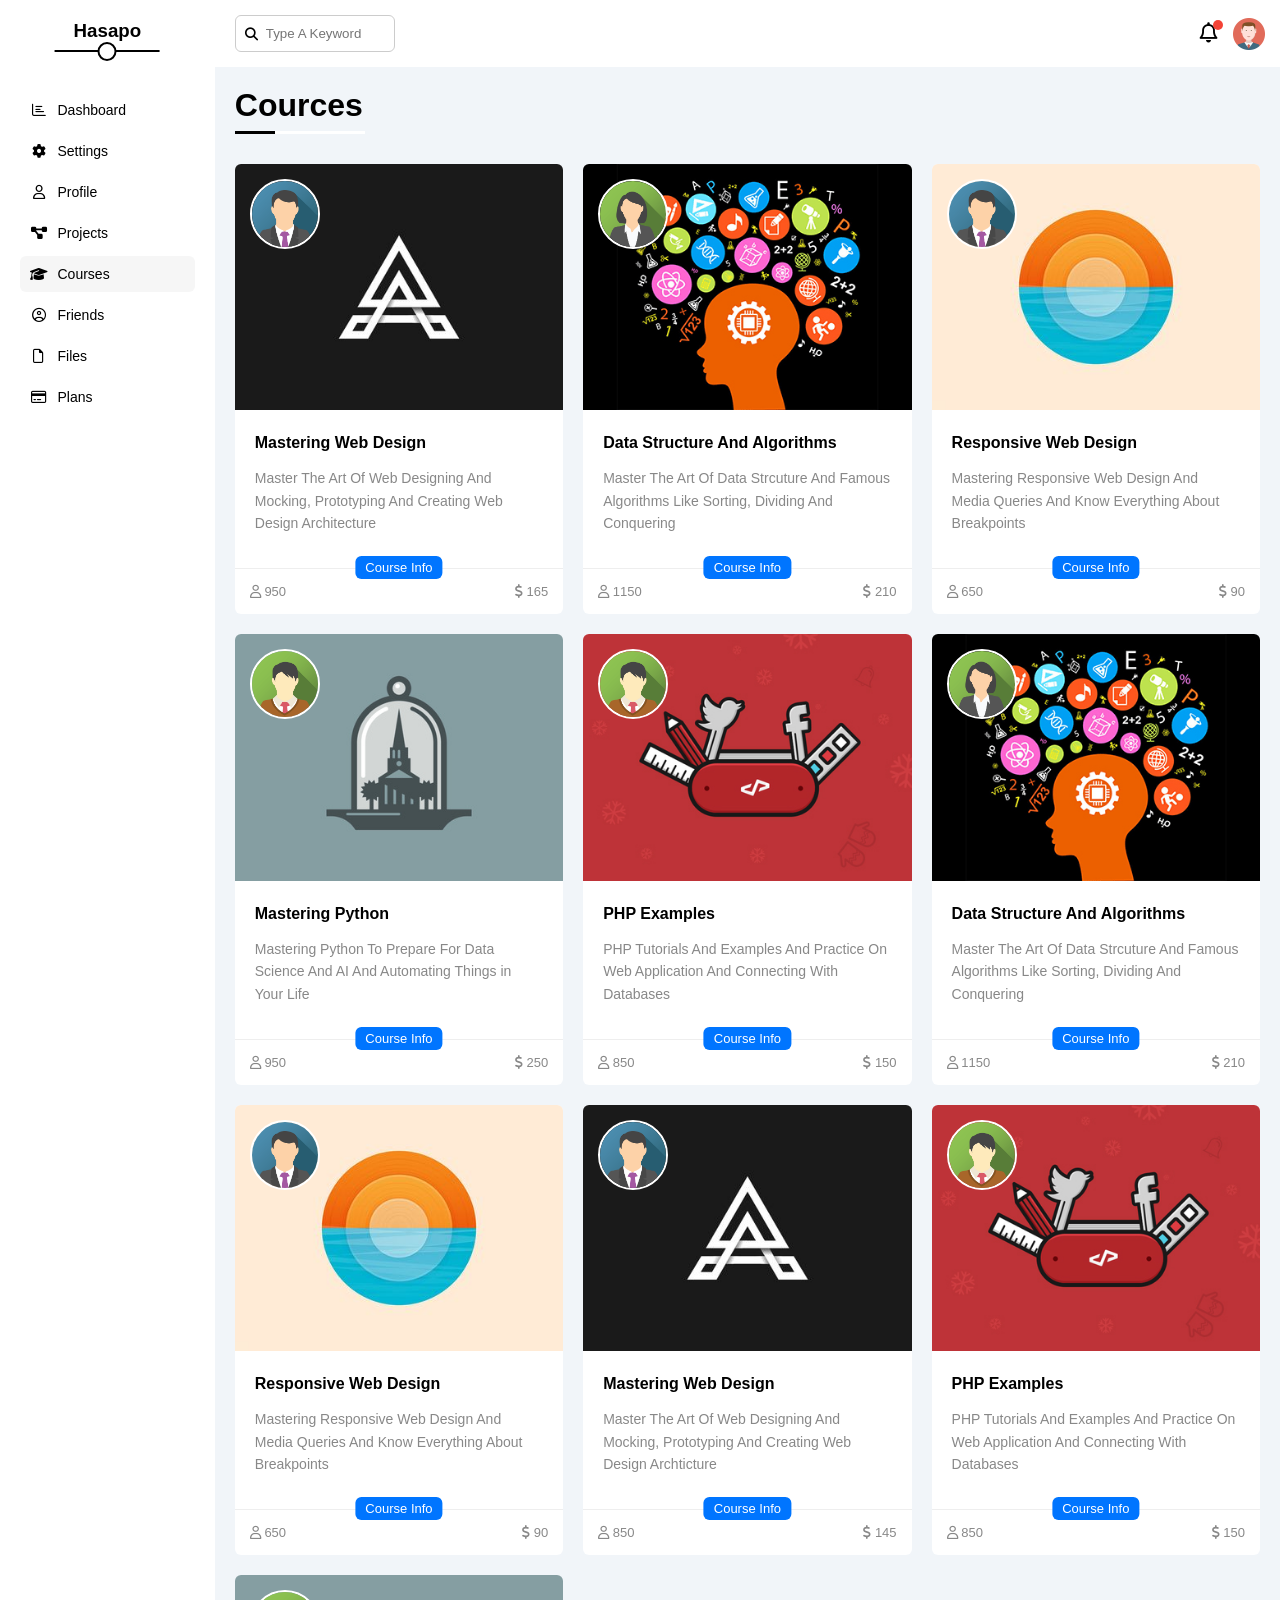
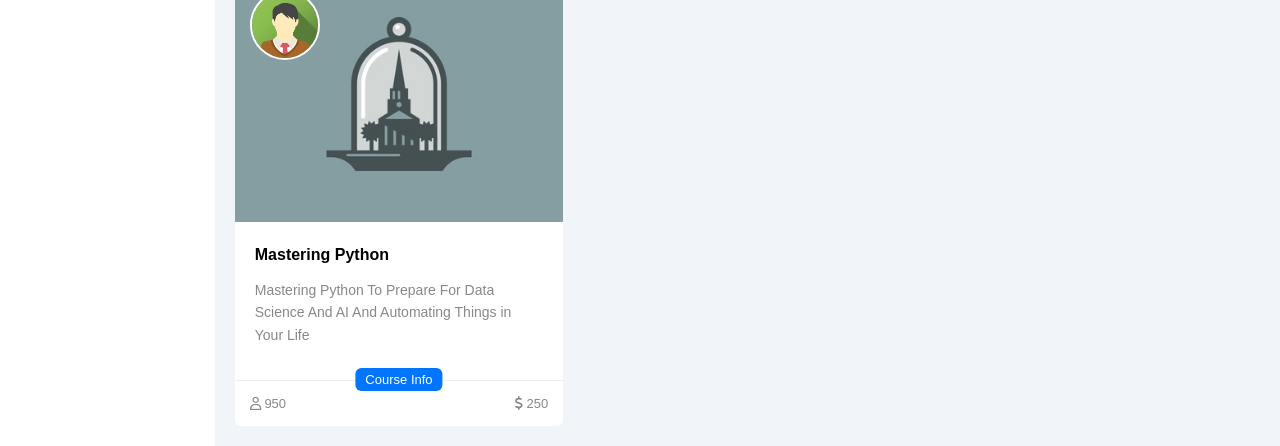
<file: pages/courses.html>
<!DOCTYPE html>
<html lang="en">
<head>
    <meta charset="UTF-8">
    <meta name="viewport" content="width=device-width, initial-scale=1.0">
    <title>Cources</title>
    <link rel="stylesheet" href="../css/framework.css">
    <link rel="stylesheet" href="../css/all.min.css">
    <link rel="stylesheet" href="../css/master.css">
</head>
<body>
    <div class="page d-flex">
      <div class="sidebar bg-white p-20 p-relative">
        <h3 class="p-relative txt-c mt-0">Hasapo</h3>
        <ul>
          <li>
            <a class="d-flex align-center fs-14 c-black rad-6 p-10" href="../index.html">
              <i class="fa-regular fa-chart-bar fa-fw"></i>
              <span>Dashboard</span>
            </a>
          </li>
          <li>
            <a class="d-flex align-center fs-14 c-black rad-6 p-10" href="settings.html">
              <i class="fa-solid fa-gear fa-fw"></i>
              <span>Settings</span>
            </a>
          </li>
          <li>
            <a class="d-flex align-center fs-14 c-black rad-6 p-10" href="profile.html">
              <i class="fa-regular fa-user fa-fw"></i>
              <span>Profile</span>
            </a>
          </li>
          <li>
            <a class="d-flex align-center fs-14 c-black rad-6 p-10" href="projects.html">
              <i class="fa-solid fa-diagram-project fa-fw"></i>
              <span>Projects</span>
            </a>
          </li>
          <li>
            <a class="active d-flex align-center fs-14 c-black rad-6 p-10" href="courses.html">
              <i class="fa-solid fa-graduation-cap fa-fw"></i>
              <span>Courses</span>
            </a>
          </li>
          <li>
            <a class="d-flex align-center fs-14 c-black rad-6 p-10" href="friends.html">
              <i class="fa-regular fa-circle-user fa-fw"></i>
              <span>Friends</span>
            </a>
          </li>
          <li>
            <a class="d-flex align-center fs-14 c-black rad-6 p-10" href="files.html">
              <i class="fa-regular fa-file fa-fw"></i>
              <span>Files</span>
            </a>
          </li>
          <li>
            <a class="d-flex align-center fs-14 c-black rad-6 p-10" href="plans.html">
              <i class="fa-regular fa-credit-card fa-fw"></i>
              <span>Plans</span>
            </a>
          </li>
        </ul>
      </div>
      <div class="content w-full">
        <!-- Start Head -->
        <div class="head bg-white p-15 between-flex">
          <div class="search p-relative">
            <input class="p-10" type="search" placeholder="Type A Keyword" />
          </div>
          <div class="icons d-flex align-center">
            <span class="notification p-relative">
              <i class="fa-regular fa-bell fa-lg"></i>
            </span>
            <img src="../gallary/avatar.png" alt="" />
          </div>
        </div>
        <!-- End Head -->
        <h1 class="p-relative">Cources</h1>
        <div class="courses-page d-grid m-20 gap-20">
          <div class="course bg-white rad-6 p-relative">
            <img class="cover" src="../gallary/course-01.jpg" alt="" />
            <img class="instructor" src="../gallary/team-01.png" alt="" />
            <div class="p-20">
              <h4 class="m-0">Mastering Web Design</h4>
              <p class="description c-grey mt-15 fs-14">
                Master The Art Of Web Designing And Mocking, Prototyping And Creating Web Design Architecture
              </p>
            </div>
            <div class="info p-15 p-relative between-flex">
              <span class="title bg-blue c-white btn-shape">Course Info</span>
              <span class="c-grey">
                <i class="fa-regular fa-user"></i>
                950
              </span>
              <span class="c-grey">
                <i class="fa-solid fa-dollar-sign"></i>
                165
              </span>
            </div>
          </div>
          <div class="course bg-white rad-6 p-relative">
            <img class="cover" src="../gallary/course-02.jpg" alt="" />
            <img class="instructor" src="../gallary/team-02.png" alt="" />
            <div class="p-20">
              <h4 class="m-0">Data Structure And Algorithms</h4>
              <p class="description c-grey mt-15 fs-14">
                Master The Art Of Data Strcuture And Famous Algorithms Like Sorting, Dividing And Conquering
              </p>
            </div>
            <div class="info p-15 p-relative between-flex">
              <span class="title bg-blue c-white btn-shape">Course Info</span>
              <span class="c-grey"> <i class="fa-regular fa-user"></i> 1150</span>
              <span class="c-grey"><i class="fa-solid fa-dollar-sign"></i> 210</span>
            </div>
          </div>
          <div class="course bg-white rad-6 p-relative">
            <img class="cover" src="../gallary/course-03.jpg" alt="" />
            <img class="instructor" src="../gallary/team-01.png" alt="" />
            <div class="p-20">
              <h4 class="m-0">Responsive Web Design</h4>
              <p class="description c-grey mt-15 fs-14">
                Mastering Responsive Web Design And Media Queries And Know Everything About Breakpoints
              </p>
            </div>
            <div class="info p-15 p-relative between-flex">
              <span class="title bg-blue c-white btn-shape">Course Info</span>
              <span class="c-grey"> <i class="fa-regular fa-user"></i> 650</span>
              <span class="c-grey"><i class="fa-solid fa-dollar-sign"></i> 90</span>
            </div>
          </div>
          <div class="course bg-white rad-6 p-relative">
            <img class="cover" src="../gallary/course-04.jpg" alt="" />
            <img class="instructor" src="../gallary/team-03.png" alt="" />
            <div class="p-20">
              <h4 class="m-0">Mastering Python</h4>
              <p class="description c-grey mt-15 fs-14">
                Mastering Python To Prepare For Data Science And AI And Automating Things in Your Life
              </p>
            </div>
            <div class="info p-15 p-relative between-flex">
              <span class="title bg-blue c-white btn-shape">Course Info</span>
              <span class="c-grey"> <i class="fa-regular fa-user"></i> 950</span>
              <span class="c-grey"><i class="fa-solid fa-dollar-sign"></i> 250</span>
            </div>
          </div>
          <div class="course bg-white rad-6 p-relative">
            <img class="cover" src="../gallary/course-05.jpg" alt="" />
            <img class="instructor" src="../gallary/team-03.png" alt="" />
            <div class="p-20">
              <h4 class="m-0">PHP Examples</h4>
              <p class="description c-grey mt-15 fs-14">
                PHP Tutorials And Examples And Practice On Web Application And Connecting With Databases
              </p>
            </div>
            <div class="info p-15 p-relative between-flex">
              <span class="title bg-blue c-white btn-shape">Course Info</span>
              <span class="c-grey"> <i class="fa-regular fa-user"></i> 850</span>
              <span class="c-grey"><i class="fa-solid fa-dollar-sign"></i> 150</span>
            </div>
          </div>
          <div class="course bg-white rad-6 p-relative">
            <img class="cover" src="../gallary/course-02.jpg" alt="" />
            <img class="instructor" src="../gallary/team-02.png" alt="" />
            <div class="p-20">
              <h4 class="m-0">Data Structure And Algorithms</h4>
              <p class="description c-grey mt-15 fs-14">
                Master The Art Of Data Strcuture And Famous Algorithms Like Sorting, Dividing And Conquering
              </p>
            </div>
            <div class="info p-15 p-relative between-flex">
              <span class="title bg-blue c-white btn-shape">Course Info</span>
              <span class="c-grey"> <i class="fa-regular fa-user"></i> 1150</span>
              <span class="c-grey"><i class="fa-solid fa-dollar-sign"></i> 210</span>
            </div>
          </div>
          <div class="course bg-white rad-6 p-relative">
            <img class="cover" src="../gallary/course-03.jpg" alt="" />
            <img class="instructor" src="../gallary/team-01.png" alt="" />
            <div class="p-20">
              <h4 class="m-0">Responsive Web Design</h4>
              <p class="description c-grey mt-15 fs-14">
                Mastering Responsive Web Design And Media Queries And Know Everything About Breakpoints
              </p>
            </div>
            <div class="info p-15 p-relative between-flex">
              <span class="title bg-blue c-white btn-shape">Course Info</span>
              <span class="c-grey"> <i class="fa-regular fa-user"></i> 650</span>
              <span class="c-grey"><i class="fa-solid fa-dollar-sign"></i> 90</span>
            </div>
          </div>
          <div class="course bg-white rad-6 p-relative">
            <img class="cover" src="../gallary/course-01.jpg" alt="" />
            <img class="instructor" src="../gallary/team-01.png" alt="" />
            <div class="p-20">
              <h4 class="m-0">Mastering Web Design</h4>
              <p class="description c-grey mt-15 fs-14">
                Master The Art Of Web Designing And Mocking, Prototyping And Creating Web Design Archticture
              </p>
            </div>
            <div class="info p-15 p-relative between-flex">
              <span class="title bg-blue c-white btn-shape">Course Info</span>
              <span class="c-grey"> <i class="fa-regular fa-user"></i> 850</span>
              <span class="c-grey"><i class="fa-solid fa-dollar-sign"></i> 145</span>
            </div>
          </div>
          <div class="course bg-white rad-6 p-relative">
            <img class="cover" src="../gallary/course-05.jpg" alt="" />
            <img class="instructor" src="../gallary/team-03.png" alt="" />
            <div class="p-20">
              <h4 class="m-0">PHP Examples</h4>
              <p class="description c-grey mt-15 fs-14">
                PHP Tutorials And Examples And Practice On Web Application And Connecting With Databases
              </p>
            </div>
            <div class="info p-15 p-relative between-flex">
              <span class="title bg-blue c-white btn-shape">Course Info</span>
              <span class="c-grey"> <i class="fa-regular fa-user"></i> 850</span>
              <span class="c-grey"><i class="fa-solid fa-dollar-sign"></i> 150</span>
            </div>
          </div>
          <div class="course bg-white rad-6 p-relative">
            <img class="cover" src="../gallary/course-04.jpg" alt="" />
            <img class="instructor" src="../gallary/team-03.png" alt="" />
            <div class="p-20">
              <h4 class="m-0">Mastering Python</h4>
              <p class="description c-grey mt-15 fs-14">
                Mastering Python To Prepare For Data Science And AI And Automating Things in Your Life
              </p>
            </div>
            <div class="info p-15 p-relative between-flex">
              <span class="title bg-blue c-white btn-shape">Course Info</span>
              <span class="c-grey"> <i class="fa-regular fa-user"></i> 950</span>
              <span class="c-grey"><i class="fa-solid fa-dollar-sign"></i> 250</span>
            </div>
          </div>
        </div>
      </div>
    </div>    
</body>
</html>
</file>
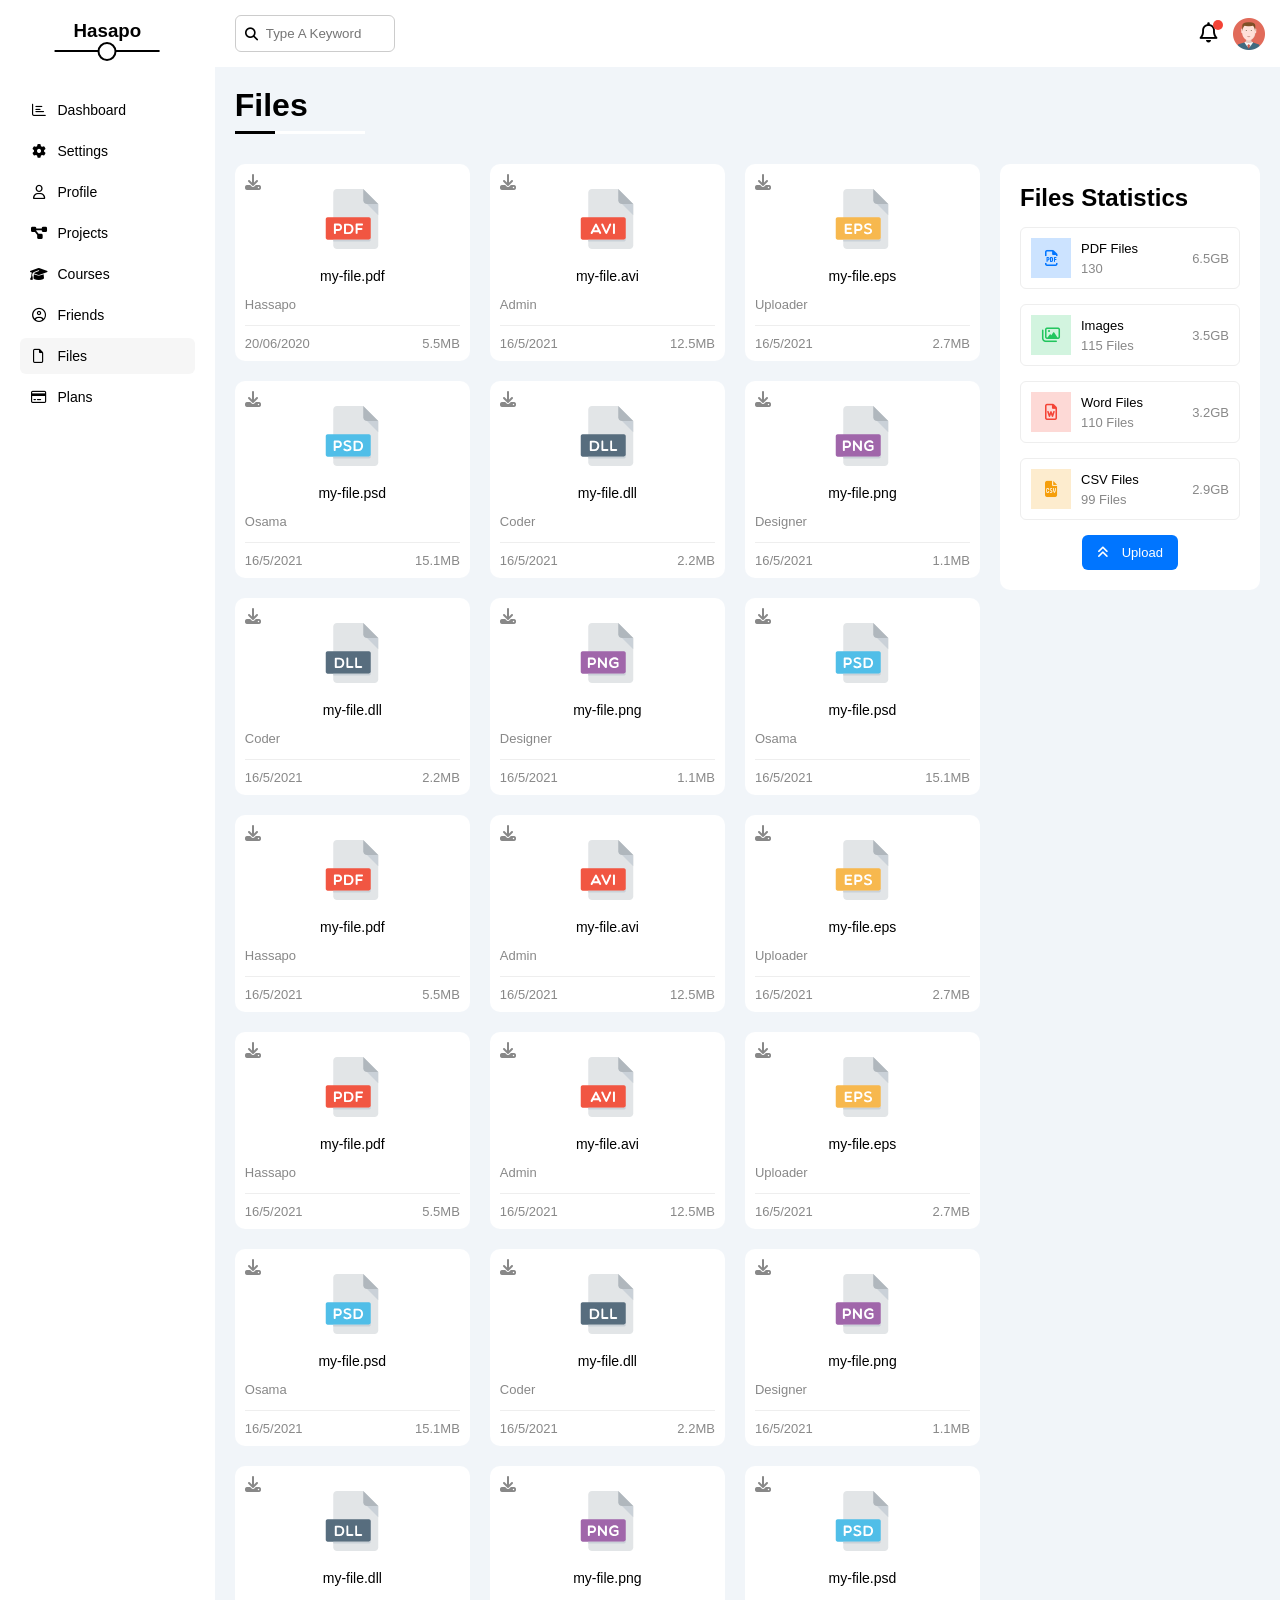
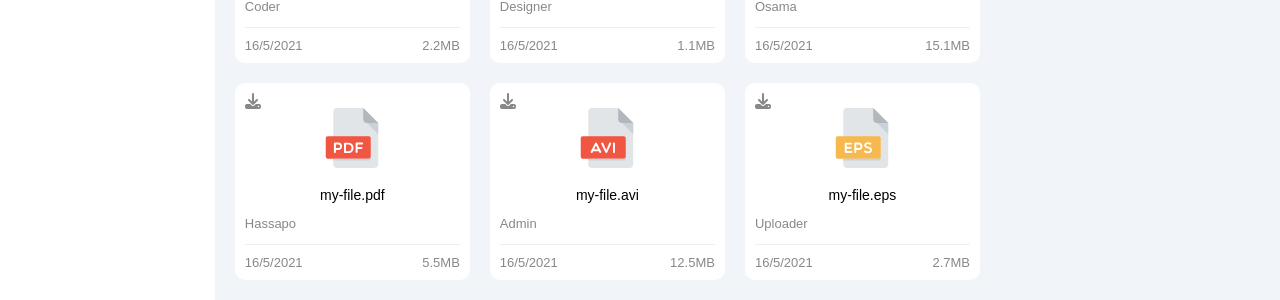
<file: pages/files.html>
<!DOCTYPE html>
<html lang="en">
<head>
    <meta charset="UTF-8">
    <meta name="viewport" content="width=device-width, initial-scale=1.0">
    <title>Files</title>
    <link rel="stylesheet" href="../css/framework.css">
    <link rel="stylesheet" href="../css/all.min.css">
    <link rel="stylesheet" href="../css/master.css">
</head>
<body>
    <div class="page d-flex">
      <div class="sidebar bg-white p-20 p-relative">
        <h3 class="p-relative txt-c mt-0">Hasapo</h3>
        <ul>
          <li>
            <a class="d-flex align-center fs-14 c-black rad-6 p-10" href="../index.html">
              <i class="fa-regular fa-chart-bar fa-fw"></i>
              <span>Dashboard</span>
            </a>
          </li>
          <li>
            <a class="d-flex align-center fs-14 c-black rad-6 p-10" href="settings.html">
              <i class="fa-solid fa-gear fa-fw"></i>
              <span>Settings</span>
            </a>
          </li>
          <li>
            <a class="d-flex align-center fs-14 c-black rad-6 p-10" href="profile.html">
              <i class="fa-regular fa-user fa-fw"></i>
              <span>Profile</span>
            </a>
          </li>
          <li>
            <a class="d-flex align-center fs-14 c-black rad-6 p-10" href="projects.html">
              <i class="fa-solid fa-diagram-project fa-fw"></i>
              <span>Projects</span>
            </a>
          </li>
          <li>
            <a class="d-flex align-center fs-14 c-black rad-6 p-10" href="courses.html">
              <i class="fa-solid fa-graduation-cap fa-fw"></i>
              <span>Courses</span>
            </a>
          </li>
          <li>
            <a class="d-flex align-center fs-14 c-black rad-6 p-10" href="friends.html">
              <i class="fa-regular fa-circle-user fa-fw"></i>
              <span>Friends</span>
            </a>
          </li>
          <li>
            <a class="active d-flex align-center fs-14 c-black rad-6 p-10" href="files.html">
              <i class="fa-regular fa-file fa-fw"></i>
              <span>Files</span>
            </a>
          </li>
          <li>
            <a class="d-flex align-center fs-14 c-black rad-6 p-10" href="plans.html">
              <i class="fa-regular fa-credit-card fa-fw"></i>
              <span>Plans</span>
            </a>
          </li>
        </ul>
      </div>
      <div class="content w-full">
            <!-- Start Head -->
            <div class="head bg-white p-15 between-flex">
              <div class="search p-relative">
                <input class="p-10" type="search" placeholder="Type A Keyword" />
              </div>
              <div class="icons d-flex align-center">
                <span class="notification p-relative">
                  <i class="fa-regular fa-bell fa-lg"></i>
                </span>
                <img src="../gallary/avatar.png" alt="" />
              </div>
            </div>
            <!-- End Head -->
            <h1 class="p-relative">Files</h1>
        <div class="files-page d-flex m-20 gap-20">
          <div class="files-stats p-20 bg-white rad-10">
            <h2 class="mt-0 mb-15 txt-c-mobile">Files Statistics</h2>
            <div class="d-flex align-center border-eee p-10 rad-6 mb-15 fs-13">
              <i class="fa-regular fa-file-pdf fa-lg blue center-flex c-blue icon"></i>
              <div class="info">
                <span>PDF Files</span>
                <span class="c-grey d-block mt-5">130</span>
              </div>
              <div class="size c-grey">6.5GB</div>
            </div>
            <div class="d-flex align-center border-eee p-10 rad-6 mb-15 fs-13">
              <i class="fa-regular fa-images fa-lg green center-flex c-green icon"></i>
              <div class="info">
                <span>Images</span>
                <span class="c-grey d-block mt-5">115 Files</span>
              </div>
              <div class="size c-grey">3.5GB</div>
            </div>
            <div class="d-flex align-center border-eee p-10 rad-6 mb-15 fs-13">
              <i class="fa-regular fa-file-word fa-lg red center-flex c-red icon"></i>
              <div class="info">
                <span>Word Files</span>
                <span class="c-grey d-block mt-5">110 Files</span>
              </div>
              <div class="size c-grey">3.2GB</div>
            </div>
            <div class="d-flex align-center border-eee p-10 rad-6 fs-13">
              <i class="fa-solid fa-file-csv fa-lg orange center-flex c-orange icon"></i>
              <div class="info">
                <span>CSV Files</span>
                <span class="c-grey d-block mt-5">99 Files</span>
              </div>
              <div class="size c-grey">2.9GB</div>
            </div>
            <a class="upload bg-blue c-white fs-13 rad-6 d-block w-fit" href="#">
              <i class="fa-solid fa-angles-up mr-10"></i>
              Upload
            </a>
          </div>
          <div class="files-content d-grid gap-20">
            <div class="file bg-white p-10 rad-10">
              <i class="fa-solid fa-download c-grey p-absolute"></i>
              <div class="icon txt-c">
                <img class="mt-15 mb-15" src="../gallary/pdf.svg" alt="" />
              </div>
              <div class="txt-c mb-10 fs-14">my-file.pdf</div>
              <p class="c-grey fs-13">Hassapo</p>
              <div class="info between-flex mt-10 pt-10 fs-13 c-grey">
                <span>20/06/2020</span>
                <span>5.5MB</span>
              </div>
            </div>
            <div class="file bg-white p-10 rad-10">
              <i class="fa-solid fa-download c-grey p-absolute"></i>
              <div class="icon txt-c">
                <img class="mt-15 mb-15" src="../gallary/avi.svg" alt="" />
              </div>
              <div class="txt-c mb-10 fs-14">my-file.avi</div>
              <p class="c-grey fs-13">Admin</p>
              <div class="info between-flex mt-10 pt-10 fs-13 c-grey">
                <span>16/5/2021</span>
                <span>12.5MB</span>
              </div>
            </div>
            <div class="file bg-white p-10 rad-10">
              <i class="fa-solid fa-download c-grey p-absolute"></i>
              <div class="icon txt-c">
                <img class="mt-15 mb-15" src="../gallary/eps.svg" alt="" />
              </div>
              <div class="txt-c mb-10 fs-14">my-file.eps</div>
              <p class="c-grey fs-13">Uploader</p>
              <div class="info between-flex mt-10 pt-10 fs-13 c-grey">
                <span>16/5/2021</span>
                <span>2.7MB</span>
              </div>
            </div>
            <div class="file bg-white p-10 rad-10">
              <i class="fa-solid fa-download c-grey p-absolute"></i>
              <div class="icon txt-c">
                <img class="mt-15 mb-15" src="../gallary/psd.svg" alt="" />
              </div>
              <div class="txt-c mb-10 fs-14">my-file.psd</div>
              <p class="c-grey fs-13">Osama</p>
              <div class="info between-flex mt-10 pt-10 fs-13 c-grey">
                <span>16/5/2021</span>
                <span>15.1MB</span>
              </div>
            </div>
            <div class="file bg-white p-10 rad-10">
              <i class="fa-solid fa-download c-grey p-absolute"></i>
              <div class="icon txt-c">
                <img class="mt-15 mb-15" src="../gallary/dll.svg" alt="" />
              </div>
              <div class="txt-c mb-10 fs-14">my-file.dll</div>
              <p class="c-grey fs-13">Coder</p>
              <div class="info between-flex mt-10 pt-10 fs-13 c-grey">
                <span>16/5/2021</span>
                <span>2.2MB</span>
              </div>
            </div>
            <div class="file bg-white p-10 rad-10">
              <i class="fa-solid fa-download c-grey p-absolute"></i>
              <div class="icon txt-c">
                <img class="mt-15 mb-15" src="../gallary/png.svg" alt="" />
              </div>
              <div class="txt-c mb-10 fs-14">my-file.png</div>
              <p class="c-grey fs-13">Designer</p>
              <div class="info between-flex mt-10 pt-10 fs-13 c-grey">
                <span>16/5/2021</span>
                <span>1.1MB</span>
              </div>
            </div>
            <div class="file bg-white p-10 rad-10">
              <i class="fa-solid fa-download c-grey p-absolute"></i>
              <div class="icon txt-c">
                <img class="mt-15 mb-15" src="../gallary/dll.svg" alt="" />
              </div>
              <div class="txt-c mb-10 fs-14">my-file.dll</div>
              <p class="c-grey fs-13">Coder</p>
              <div class="info between-flex mt-10 pt-10 fs-13 c-grey">
                <span>16/5/2021</span>
                <span>2.2MB</span>
              </div>
            </div>
            <div class="file bg-white p-10 rad-10">
              <i class="fa-solid fa-download c-grey p-absolute"></i>
              <div class="icon txt-c">
                <img class="mt-15 mb-15" src="../gallary/png.svg" alt="" />
              </div>
              <div class="txt-c mb-10 fs-14">my-file.png</div>
              <p class="c-grey fs-13">Designer</p>
              <div class="info between-flex mt-10 pt-10 fs-13 c-grey">
                <span>16/5/2021</span>
                <span>1.1MB</span>
              </div>
            </div>
            <div class="file bg-white p-10 rad-10">
              <i class="fa-solid fa-download c-grey p-absolute"></i>
              <div class="icon txt-c">
                <img class="mt-15 mb-15" src="../gallary/psd.svg" alt="" />
              </div>
              <div class="txt-c mb-10 fs-14">my-file.psd</div>
              <p class="c-grey fs-13">Osama</p>
              <div class="info between-flex mt-10 pt-10 fs-13 c-grey">
                <span>16/5/2021</span>
                <span>15.1MB</span>
              </div>
            </div>
            <div class="file bg-white p-10 rad-10">
              <i class="fa-solid fa-download c-grey p-absolute"></i>
              <div class="icon txt-c">
                <img class="mt-15 mb-15" src="../gallary/pdf.svg" alt="" />
              </div>
              <div class="txt-c mb-10 fs-14">my-file.pdf</div>
              <p class="c-grey fs-13">Hassapo</p>
              <div class="info between-flex mt-10 pt-10 fs-13 c-grey">
                <span>16/5/2021</span>
                <span>5.5MB</span>
              </div>
            </div>
            <div class="file bg-white p-10 rad-10">
              <i class="fa-solid fa-download c-grey p-absolute"></i>
              <div class="icon txt-c">
                <img class="mt-15 mb-15" src="../gallary/avi.svg" alt="" />
              </div>
              <div class="txt-c mb-10 fs-14">my-file.avi</div>
              <p class="c-grey fs-13">Admin</p>
              <div class="info between-flex mt-10 pt-10 fs-13 c-grey">
                <span>16/5/2021</span>
                <span>12.5MB</span>
              </div>
            </div>
            <div class="file bg-white p-10 rad-10">
              <i class="fa-solid fa-download c-grey p-absolute"></i>
              <div class="icon txt-c">
                <img class="mt-15 mb-15" src="../gallary/eps.svg" alt="" />
              </div>
              <div class="txt-c mb-10 fs-14">my-file.eps</div>
              <p class="c-grey fs-13">Uploader</p>
              <div class="info between-flex mt-10 pt-10 fs-13 c-grey">
                <span>16/5/2021</span>
                <span>2.7MB</span>
              </div>
            </div>
            <div class="file bg-white p-10 rad-10">
              <i class="fa-solid fa-download c-grey p-absolute"></i>
              <div class="icon txt-c">
                <img class="mt-15 mb-15" src="../gallary/pdf.svg" alt="" />
              </div>
              <div class="txt-c mb-10 fs-14">my-file.pdf</div>
              <p class="c-grey fs-13">Hassapo</p>
              <div class="info between-flex mt-10 pt-10 fs-13 c-grey">
                <span>16/5/2021</span>
                <span>5.5MB</span>
              </div>
            </div>
            <div class="file bg-white p-10 rad-10">
              <i class="fa-solid fa-download c-grey p-absolute"></i>
              <div class="icon txt-c">
                <img class="mt-15 mb-15" src="../gallary/avi.svg" alt="" />
              </div>
              <div class="txt-c mb-10 fs-14">my-file.avi</div>
              <p class="c-grey fs-13">Admin</p>
              <div class="info between-flex mt-10 pt-10 fs-13 c-grey">
                <span>16/5/2021</span>
                <span>12.5MB</span>
              </div>
            </div>
            <div class="file bg-white p-10 rad-10">
              <i class="fa-solid fa-download c-grey p-absolute"></i>
              <div class="icon txt-c">
                <img class="mt-15 mb-15" src="../gallary/eps.svg" alt="" />
              </div>
              <div class="txt-c mb-10 fs-14">my-file.eps</div>
              <p class="c-grey fs-13">Uploader</p>
              <div class="info between-flex mt-10 pt-10 fs-13 c-grey">
                <span>16/5/2021</span>
                <span>2.7MB</span>
              </div>
            </div>
            <div class="file bg-white p-10 rad-10">
              <i class="fa-solid fa-download c-grey p-absolute"></i>
              <div class="icon txt-c">
                <img class="mt-15 mb-15" src="../gallary/psd.svg" alt="" />
              </div>
              <div class="txt-c mb-10 fs-14">my-file.psd</div>
              <p class="c-grey fs-13">Osama</p>
              <div class="info between-flex mt-10 pt-10 fs-13 c-grey">
                <span>16/5/2021</span>
                <span>15.1MB</span>
              </div>
            </div>
            <div class="file bg-white p-10 rad-10">
              <i class="fa-solid fa-download c-grey p-absolute"></i>
              <div class="icon txt-c">
                <img class="mt-15 mb-15" src="../gallary/dll.svg" alt="" />
              </div>
              <div class="txt-c mb-10 fs-14">my-file.dll</div>
              <p class="c-grey fs-13">Coder</p>
              <div class="info between-flex mt-10 pt-10 fs-13 c-grey">
                <span>16/5/2021</span>
                <span>2.2MB</span>
              </div>
            </div>
            <div class="file bg-white p-10 rad-10">
              <i class="fa-solid fa-download c-grey p-absolute"></i>
              <div class="icon txt-c">
                <img class="mt-15 mb-15" src="../gallary/png.svg" alt="" />
              </div>
              <div class="txt-c mb-10 fs-14">my-file.png</div>
              <p class="c-grey fs-13">Designer</p>
              <div class="info between-flex mt-10 pt-10 fs-13 c-grey">
                <span>16/5/2021</span>
                <span>1.1MB</span>
              </div>
            </div>
            <div class="file bg-white p-10 rad-10">
              <i class="fa-solid fa-download c-grey p-absolute"></i>
              <div class="icon txt-c">
                <img class="mt-15 mb-15" src="../gallary/dll.svg" alt="" />
              </div>
              <div class="txt-c mb-10 fs-14">my-file.dll</div>
              <p class="c-grey fs-13">Coder</p>
              <div class="info between-flex mt-10 pt-10 fs-13 c-grey">
                <span>16/5/2021</span>
                <span>2.2MB</span>
              </div>
            </div>
            <div class="file bg-white p-10 rad-10">
              <i class="fa-solid fa-download c-grey p-absolute"></i>
              <div class="icon txt-c">
                <img class="mt-15 mb-15" src="../gallary/png.svg" alt="" />
              </div>
              <div class="txt-c mb-10 fs-14">my-file.png</div>
              <p class="c-grey fs-13">Designer</p>
              <div class="info between-flex mt-10 pt-10 fs-13 c-grey">
                <span>16/5/2021</span>
                <span>1.1MB</span>
              </div>
            </div>
            <div class="file bg-white p-10 rad-10">
              <i class="fa-solid fa-download c-grey p-absolute"></i>
              <div class="icon txt-c">
                <img class="mt-15 mb-15" src="../gallary/psd.svg" alt="" />
              </div>
              <div class="txt-c mb-10 fs-14">my-file.psd</div>
              <p class="c-grey fs-13">Osama</p>
              <div class="info between-flex mt-10 pt-10 fs-13 c-grey">
                <span>16/5/2021</span>
                <span>15.1MB</span>
              </div>
            </div>
            <div class="file bg-white p-10 rad-10">
              <i class="fa-solid fa-download c-grey p-absolute"></i>
              <div class="icon txt-c">
                <img class="mt-15 mb-15" src="../gallary/pdf.svg" alt="" />
              </div>
              <div class="txt-c mb-10 fs-14">my-file.pdf</div>
              <p class="c-grey fs-13">Hassapo</p>
              <div class="info between-flex mt-10 pt-10 fs-13 c-grey">
                <span>16/5/2021</span>
                <span>5.5MB</span>
              </div>
            </div>
            <div class="file bg-white p-10 rad-10">
              <i class="fa-solid fa-download c-grey p-absolute"></i>
              <div class="icon txt-c">
                <img class="mt-15 mb-15" src="../gallary/avi.svg" alt="" />
              </div>
              <div class="txt-c mb-10 fs-14">my-file.avi</div>
              <p class="c-grey fs-13">Admin</p>
              <div class="info between-flex mt-10 pt-10 fs-13 c-grey">
                <span>16/5/2021</span>
                <span>12.5MB</span>
              </div>
            </div>
            <div class="file bg-white p-10 rad-10">
              <i class="fa-solid fa-download c-grey p-absolute"></i>
              <div class="icon txt-c">
                <img class="mt-15 mb-15" src="../gallary/eps.svg" alt="" />
              </div>
              <div class="txt-c mb-10 fs-14">my-file.eps</div>
              <p class="c-grey fs-13">Uploader</p>
              <div class="info between-flex mt-10 pt-10 fs-13 c-grey">
                <span>16/5/2021</span>
                <span>2.7MB</span>
              </div>
            </div>
          </div>
        </div>
        </div>
      </div>
    </div>    
</body>
</html>
</file>
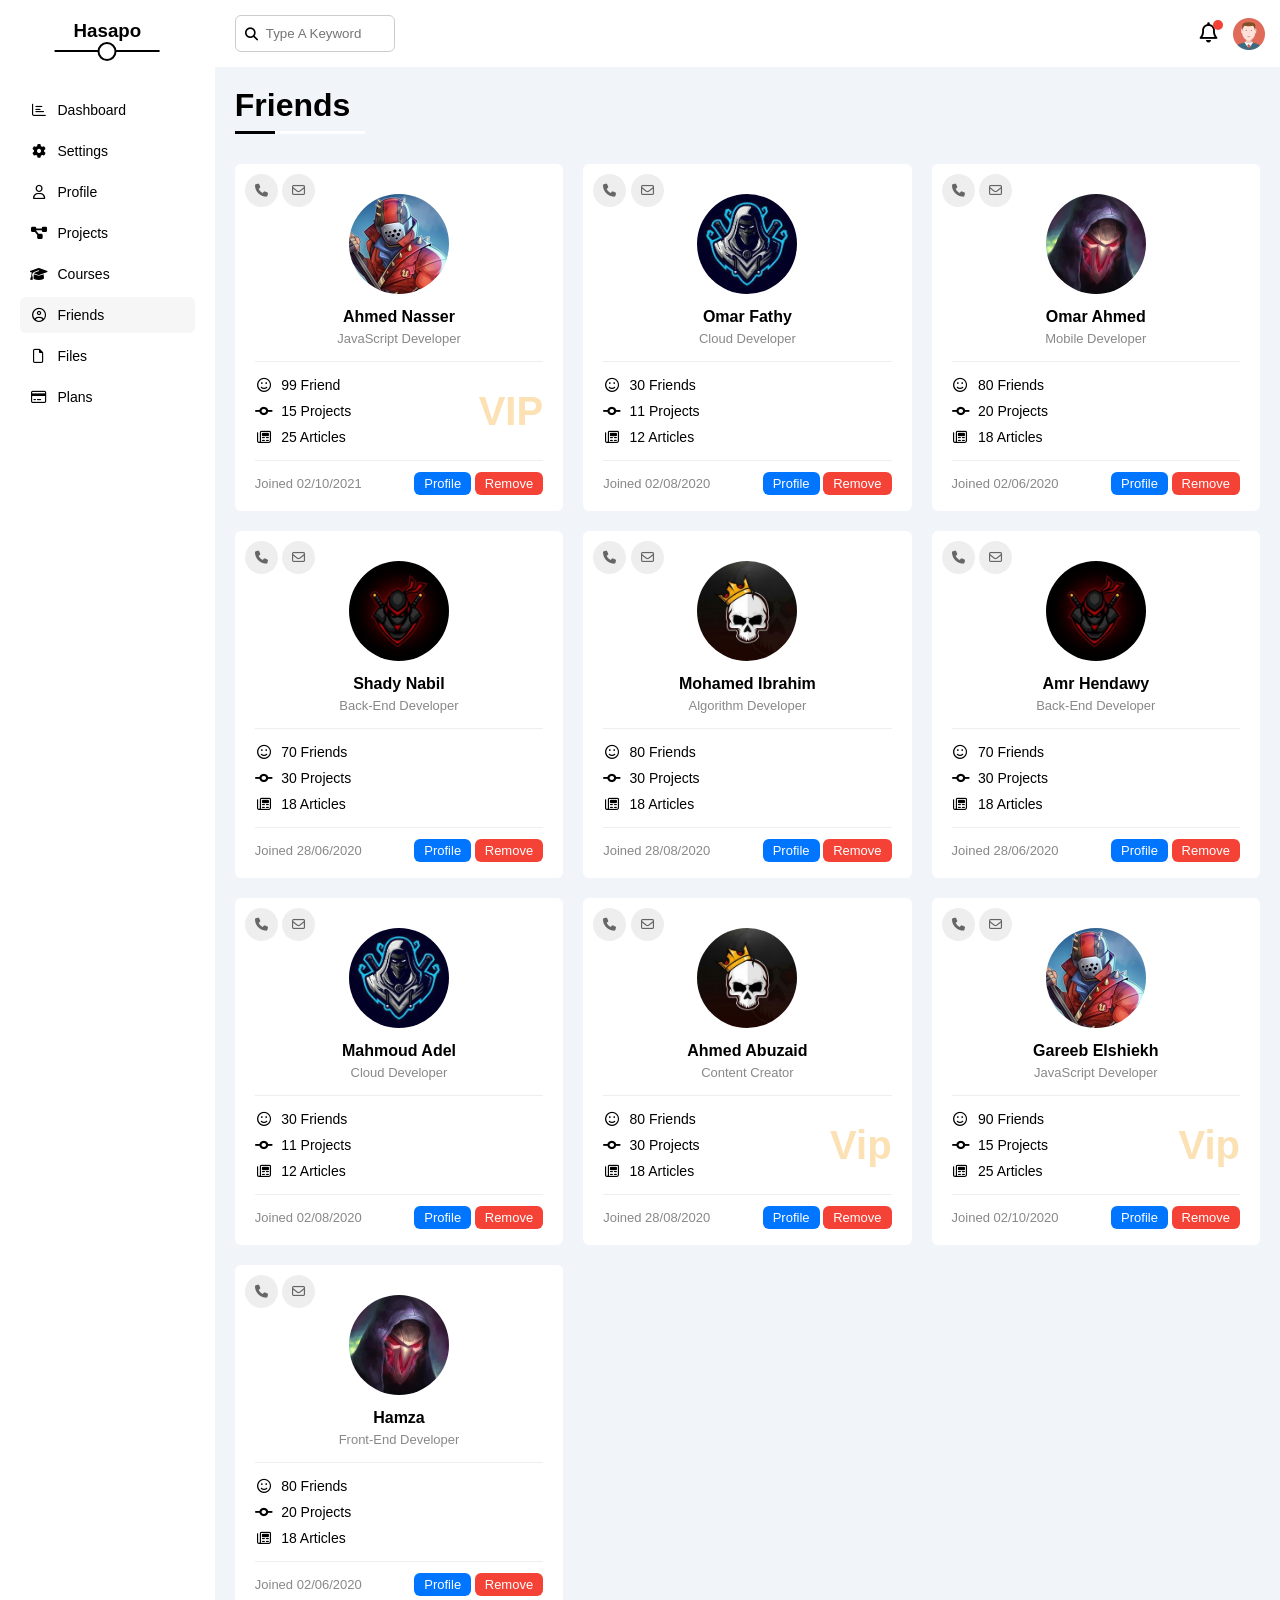
<file: pages/friends.html>
<!DOCTYPE html>
<html lang="en">
<head>
    <meta charset="UTF-8">
    <meta name="viewport" content="width=device-width, initial-scale=1.0">
    <title>Friends</title>
    <link rel="stylesheet" href="../css/framework.css">
    <link rel="stylesheet" href="../css/all.min.css">
    <link rel="stylesheet" href="../css/master.css">
</head>
<body>
    <div class="page d-flex">
      <div class="sidebar bg-white p-20 p-relative">
        <h3 class="p-relative txt-c mt-0">Hasapo</h3>
        <ul>
          <li>
            <a class="d-flex align-center fs-14 c-black rad-6 p-10" href="../index.html">
              <i class="fa-regular fa-chart-bar fa-fw"></i>
              <span>Dashboard</span>
            </a>
          </li>
          <li>
            <a class="d-flex align-center fs-14 c-black rad-6 p-10" href="settings.html">
              <i class="fa-solid fa-gear fa-fw"></i>
              <span>Settings</span>
            </a>
          </li>
          <li>
            <a class="d-flex align-center fs-14 c-black rad-6 p-10" href="profile.html">
              <i class="fa-regular fa-user fa-fw"></i>
              <span>Profile</span>
            </a>
          </li>
          <li>
            <a class="d-flex align-center fs-14 c-black rad-6 p-10" href="projects.html">
              <i class="fa-solid fa-diagram-project fa-fw"></i>
              <span>Projects</span>
            </a>
          </li>
          <li>
            <a class="d-flex align-center fs-14 c-black rad-6 p-10" href="courses.html">
              <i class="fa-solid fa-graduation-cap fa-fw"></i>
              <span>Courses</span>
            </a>
          </li>
          <li>
            <a class="active d-flex align-center fs-14 c-black rad-6 p-10" href="friends.html">
              <i class="fa-regular fa-circle-user fa-fw"></i>
              <span>Friends</span>
            </a>
          </li>
          <li>
            <a class="d-flex align-center fs-14 c-black rad-6 p-10" href="files.html">
              <i class="fa-regular fa-file fa-fw"></i>
              <span>Files</span>
            </a>
          </li>
          <li>
            <a class="d-flex align-center fs-14 c-black rad-6 p-10" href="plans.html">
              <i class="fa-regular fa-credit-card fa-fw"></i>
              <span>Plans</span>
            </a>
          </li>
        </ul>
      </div>
      <div class="content w-full">
            <!-- Start Head -->
            <div class="head bg-white p-15 between-flex">
              <div class="search p-relative">
                <input class="p-10" type="search" placeholder="Type A Keyword" />
              </div>
              <div class="icons d-flex align-center">
                <span class="notification p-relative">
                  <i class="fa-regular fa-bell fa-lg"></i>
                </span>
                <img src="../gallary/avatar.png" alt="" />
              </div>
            </div>
            <!-- End Head -->
            <h1 class="p-relative">Friends</h1>
        <div class="friends-page d-grid m-20 gap-20">
          <div class="friend bg-white rad-6 p-20 p-relative">
            <div class="contact">
              <i class="fa-solid fa-phone"></i>
              <i class="fa-regular fa-envelope"></i>
            </div>
            <div class="txt-c">
              <img class="rad-half mt-10 mb-10 w-100 h-100" src="../gallary/friend-01.jpg" alt="" />
              <h4 class="m-0">Ahmed Nasser</h4>
              <p class="c-grey fs-13 mt-5 mb-0">JavaScript Developer</p>
            </div>
            <div class="icons fs-14 p-relative">
              <div class="mb-10">
                <i class="fa-regular fa-face-smile fa-fw"></i>
                <span>99 Friend</span>
              </div>
              <div class="mb-10">
                <i class="fa-solid fa-code-commit fa-fw"></i>
                <span>15 Projects</span>
              </div>
              <div>
                <i class="fa-regular fa-newspaper fa-fw"></i>
                <span>25 Articles</span>
              </div>
              <span class="vip fw-bold c-orange">VIP</span>
            </div>
            <div class="info between-flex fs-13">
              <span class="c-grey">Joined 02/10/2021</span>
              <div>
                <a class="bg-blue c-white btn-shape" href="profile.html">Profile</a>
                <a class="bg-red c-white btn-shape" href="#">Remove</a>
              </div>
            </div>
          </div>
          <div class="friend bg-white rad-6 p-20 p-relative">
            <div class="contact">
              <i class="fa-solid fa-phone"></i>
              <i class="fa-regular fa-envelope"></i>
            </div>
            <div class="txt-c">
              <img class="rad-half mt-10 mb-10 w-100 h-100" src="../gallary/friend-02.jpg" alt="" />
              <h4 class="m-0">Omar Fathy</h4>
              <p class="c-grey fs-13 mt-5 mb-0">Cloud Developer</p>
            </div>
            <div class="icons fs-14 p-relative">
              <div class="mb-10">
                <i class="fa-regular fa-face-smile fa-fw"></i>
                <span>30 Friends</span>
              </div>
              <div class="mb-10">
                <i class="fa-solid fa-code-commit fa-fw"></i>
                <span>11 Projects</span>
              </div>
              <div>
                <i class="fa-regular fa-newspaper fa-fw"></i>
                <span>12 Articles</span>
              </div>
            </div>
            <div class="info between-flex fs-13">
              <span class="c-grey">Joined 02/08/2020</span>
              <div>
                <a class="bg-blue c-white btn-shape" href="profile.html">Profile</a>
                <a class="bg-red c-white btn-shape" href="">Remove</a>
              </div>
            </div>
          </div>
          <div class="friend bg-white rad-6 p-20 p-relative">
            <div class="contact">
              <i class="fa-solid fa-phone"></i>
              <i class="fa-regular fa-envelope"></i>
            </div>
            <div class="txt-c">
              <img class="rad-half mt-10 mb-10 w-100 h-100" src="../gallary/friend-03.jpg" alt="" />
              <h4 class="m-0">Omar Ahmed</h4>
              <p class="c-grey fs-13 mt-5 mb-0">Mobile Developer</p>
            </div>
            <div class="icons fs-14 p-relative">
              <div class="mb-10">
                <i class="fa-regular fa-face-smile fa-fw"></i>
                <span>80 Friends</span>
              </div>
              <div class="mb-10">
                <i class="fa-solid fa-code-commit fa-fw"></i>
                <span>20 Projects</span>
              </div>
              <div>
                <i class="fa-regular fa-newspaper fa-fw"></i>
                <span>18 Articles</span>
              </div>
            </div>
            <div class="info between-flex fs-13">
              <span class="c-grey">Joined 02/06/2020</span>
              <div>
                <a class="bg-blue c-white btn-shape" href="profile.html">Profile</a>
                <a class="bg-red c-white btn-shape" href="">Remove</a>
              </div>
            </div>
          </div>
          <div class="friend bg-white rad-6 p-20 p-relative">
            <div class="contact">
              <i class="fa-solid fa-phone"></i>
              <i class="fa-regular fa-envelope"></i>
            </div>
            <div class="txt-c">
              <img class="rad-half mt-10 mb-10 w-100 h-100" src="../gallary/friend-04.jpg" alt="" />
              <h4 class="m-0">Shady Nabil</h4>
              <p class="c-grey fs-13 mt-5 mb-0">Back-End Developer</p>
            </div>
            <div class="icons fs-14 p-relative">
              <div class="mb-10">
                <i class="fa-regular fa-face-smile fa-fw"></i>
                <span>70 Friends</span>
              </div>
              <div class="mb-10">
                <i class="fa-solid fa-code-commit fa-fw"></i>
                <span>30 Projects</span>
              </div>
              <div>
                <i class="fa-regular fa-newspaper fa-fw"></i>
                <span>18 Articles</span>
              </div>
            </div>
            <div class="info between-flex fs-13">
              <span class="c-grey">Joined 28/06/2020</span>
              <div>
                <a class="bg-blue c-white btn-shape" href="profile.html">Profile</a>
                <a class="bg-red c-white btn-shape" href="">Remove</a>
              </div>
            </div>
          </div>
          <div class="friend bg-white rad-6 p-20 p-relative">
            <div class="contact">
              <i class="fa-solid fa-phone"></i>
              <i class="fa-regular fa-envelope"></i>
            </div>
            <div class="txt-c">
              <img class="rad-half mt-10 mb-10 w-100 h-100" src="../gallary/friend-05.jpg" alt="" />
              <h4 class="m-0">Mohamed Ibrahim</h4>
              <p class="c-grey fs-13 mt-5 mb-0">Algorithm Developer</p>
            </div>
            <div class="icons fs-14 p-relative">
              <div class="mb-10">
                <i class="fa-regular fa-face-smile fa-fw"></i>
                <span>80 Friends</span>
              </div>
              <div class="mb-10">
                <i class="fa-solid fa-code-commit fa-fw"></i>
                <span>30 Projects</span>
              </div>
              <div>
                <i class="fa-regular fa-newspaper fa-fw"></i>
                <span>18 Articles</span>
              </div>
            </div>
            <div class="info between-flex fs-13">
              <span class="c-grey">Joined 28/08/2020</span>
              <div>
                <a class="bg-blue c-white btn-shape" href="profile.html">Profile</a>
                <a class="bg-red c-white btn-shape" href="">Remove</a>
              </div>
            </div>
          </div>
          <div class="friend bg-white rad-6 p-20 p-relative">
            <div class="contact">
              <i class="fa-solid fa-phone"></i>
              <i class="fa-regular fa-envelope"></i>
            </div>
            <div class="txt-c">
              <img class="rad-half mt-10 mb-10 w-100 h-100" src="../gallary/friend-04.jpg" alt="" />
              <h4 class="m-0">Amr Hendawy</h4>
              <p class="c-grey fs-13 mt-5 mb-0">Back-End Developer</p>
            </div>
            <div class="icons fs-14 p-relative">
              <div class="mb-10">
                <i class="fa-regular fa-face-smile fa-fw"></i>
                <span>70 Friends</span>
              </div>
              <div class="mb-10">
                <i class="fa-solid fa-code-commit fa-fw"></i>
                <span>30 Projects</span>
              </div>
              <div>
                <i class="fa-regular fa-newspaper fa-fw"></i>
                <span>18 Articles</span>
              </div>
            </div>
            <div class="info between-flex fs-13">
              <span class="c-grey">Joined 28/06/2020</span>
              <div>
                <a class="bg-blue c-white btn-shape" href="profile.html">Profile</a>
                <a class="bg-red c-white btn-shape" href="">Remove</a>
              </div>
            </div>
          </div>
          <div class="friend bg-white rad-6 p-20 p-relative">
            <div class="contact">
              <i class="fa-solid fa-phone"></i>
              <i class="fa-regular fa-envelope"></i>
            </div>
            <div class="txt-c">
              <img class="rad-half mt-10 mb-10 w-100 h-100" src="../gallary/friend-02.jpg" alt="" />
              <h4 class="m-0">Mahmoud Adel</h4>
              <p class="c-grey fs-13 mt-5 mb-0">Cloud Developer</p>
            </div>
            <div class="icons fs-14 p-relative">
              <div class="mb-10">
                <i class="fa-regular fa-face-smile fa-fw"></i>
                <span>30 Friends</span>
              </div>
              <div class="mb-10">
                <i class="fa-solid fa-code-commit fa-fw"></i>
                <span>11 Projects</span>
              </div>
              <div>
                <i class="fa-regular fa-newspaper fa-fw"></i>
                <span>12 Articles</span>
              </div>
            </div>
            <div class="info between-flex fs-13">
              <span class="c-grey">Joined 02/08/2020</span>
              <div>
                <a class="bg-blue c-white btn-shape" href="profile.html">Profile</a>
                <a class="bg-red c-white btn-shape" href="">Remove</a>
              </div>
            </div>
          </div>
          <div class="friend bg-white rad-6 p-20 p-relative">
            <div class="contact">
              <i class="fa-solid fa-phone"></i>
              <i class="fa-regular fa-envelope"></i>
            </div>
            <div class="txt-c">
              <img class="rad-half mt-10 mb-10 w-100 h-100" src="../gallary/friend-05.jpg" alt="" />
              <h4 class="m-0">Ahmed Abuzaid</h4>
              <p class="c-grey fs-13 mt-5 mb-0">Content Creator</p>
            </div>
            <div class="icons fs-14 p-relative">
              <div class="mb-10">
                <i class="fa-regular fa-face-smile fa-fw"></i>
                <span>80 Friends</span>
              </div>
              <div class="mb-10">
                <i class="fa-solid fa-code-commit fa-fw"></i>
                <span>30 Projects</span>
              </div>
              <div>
                <i class="fa-regular fa-newspaper fa-fw"></i>
                <span>18 Articles</span>
              </div>
              <span class="vip fw-bold c-orange">Vip</span>
            </div>
            <div class="info between-flex fs-13">
              <span class="c-grey">Joined 28/08/2020</span>
              <div>
                <a class="bg-blue c-white btn-shape" href="profile.html">Profile</a>
                <a class="bg-red c-white btn-shape" href="">Remove</a>
              </div>
            </div>
          </div>
          <div class="friend bg-white rad-6 p-20 p-relative">
            <div class="contact">
              <i class="fa-solid fa-phone"></i>
              <i class="fa-regular fa-envelope"></i>
            </div>
            <div class="txt-c">
              <img class="rad-half mt-10 mb-10 w-100 h-100" src="../gallary/friend-01.jpg" alt="" />
              <h4 class="m-0">Gareeb Elshiekh</h4>
              <p class="c-grey fs-13 mt-5 mb-0">JavaScript Developer</p>
            </div>
            <div class="icons fs-14 p-relative">
              <div class="mb-10">
                <i class="fa-regular fa-face-smile fa-fw"></i>
                <span>90 Friends</span>
              </div>
              <div class="mb-10">
                <i class="fa-solid fa-code-commit fa-fw"></i>
                <span>15 Projects</span>
              </div>
              <div>
                <i class="fa-regular fa-newspaper fa-fw"></i>
                <span>25 Articles</span>
              </div>
              <span class="vip fw-bold c-orange">Vip</span>
            </div>
            <div class="info between-flex fs-13">
              <span class="c-grey">Joined 02/10/2020</span>
              <div>
                <a class="bg-blue c-white btn-shape" href="profile.html">Profile</a>
                <a class="bg-red c-white btn-shape" href="">Remove</a>
              </div>
            </div>
          </div>
          <div class="friend bg-white rad-6 p-20 p-relative">
            <div class="contact">
              <i class="fa-solid fa-phone"></i>
              <i class="fa-regular fa-envelope"></i>
            </div>
            <div class="txt-c">
              <img class="rad-half mt-10 mb-10 w-100 h-100" src="../gallary/friend-03.jpg" alt="" />
              <h4 class="m-0">Hamza</h4>
              <p class="c-grey fs-13 mt-5 mb-0">Front-End Developer</p>
            </div>
            <div class="icons fs-14 p-relative">
              <div class="mb-10">
                <i class="fa-regular fa-face-smile fa-fw"></i>
                <span>80 Friends</span>
              </div>
              <div class="mb-10">
                <i class="fa-solid fa-code-commit fa-fw"></i>
                <span>20 Projects</span>
              </div>
              <div>
                <i class="fa-regular fa-newspaper fa-fw"></i>
                <span>18 Articles</span>
              </div>
            </div>
            <div class="info between-flex fs-13">
              <span class="c-grey">Joined 02/06/2020</span>
              <div>
                <a class="bg-blue c-white btn-shape" href="profile.html">Profile</a>
                <a class="bg-red c-white btn-shape" href="">Remove</a>
              </div>
            </div>
          </div>
        </div>
        </div>
      </div>
    </div>    
</body>
</html>
</file>
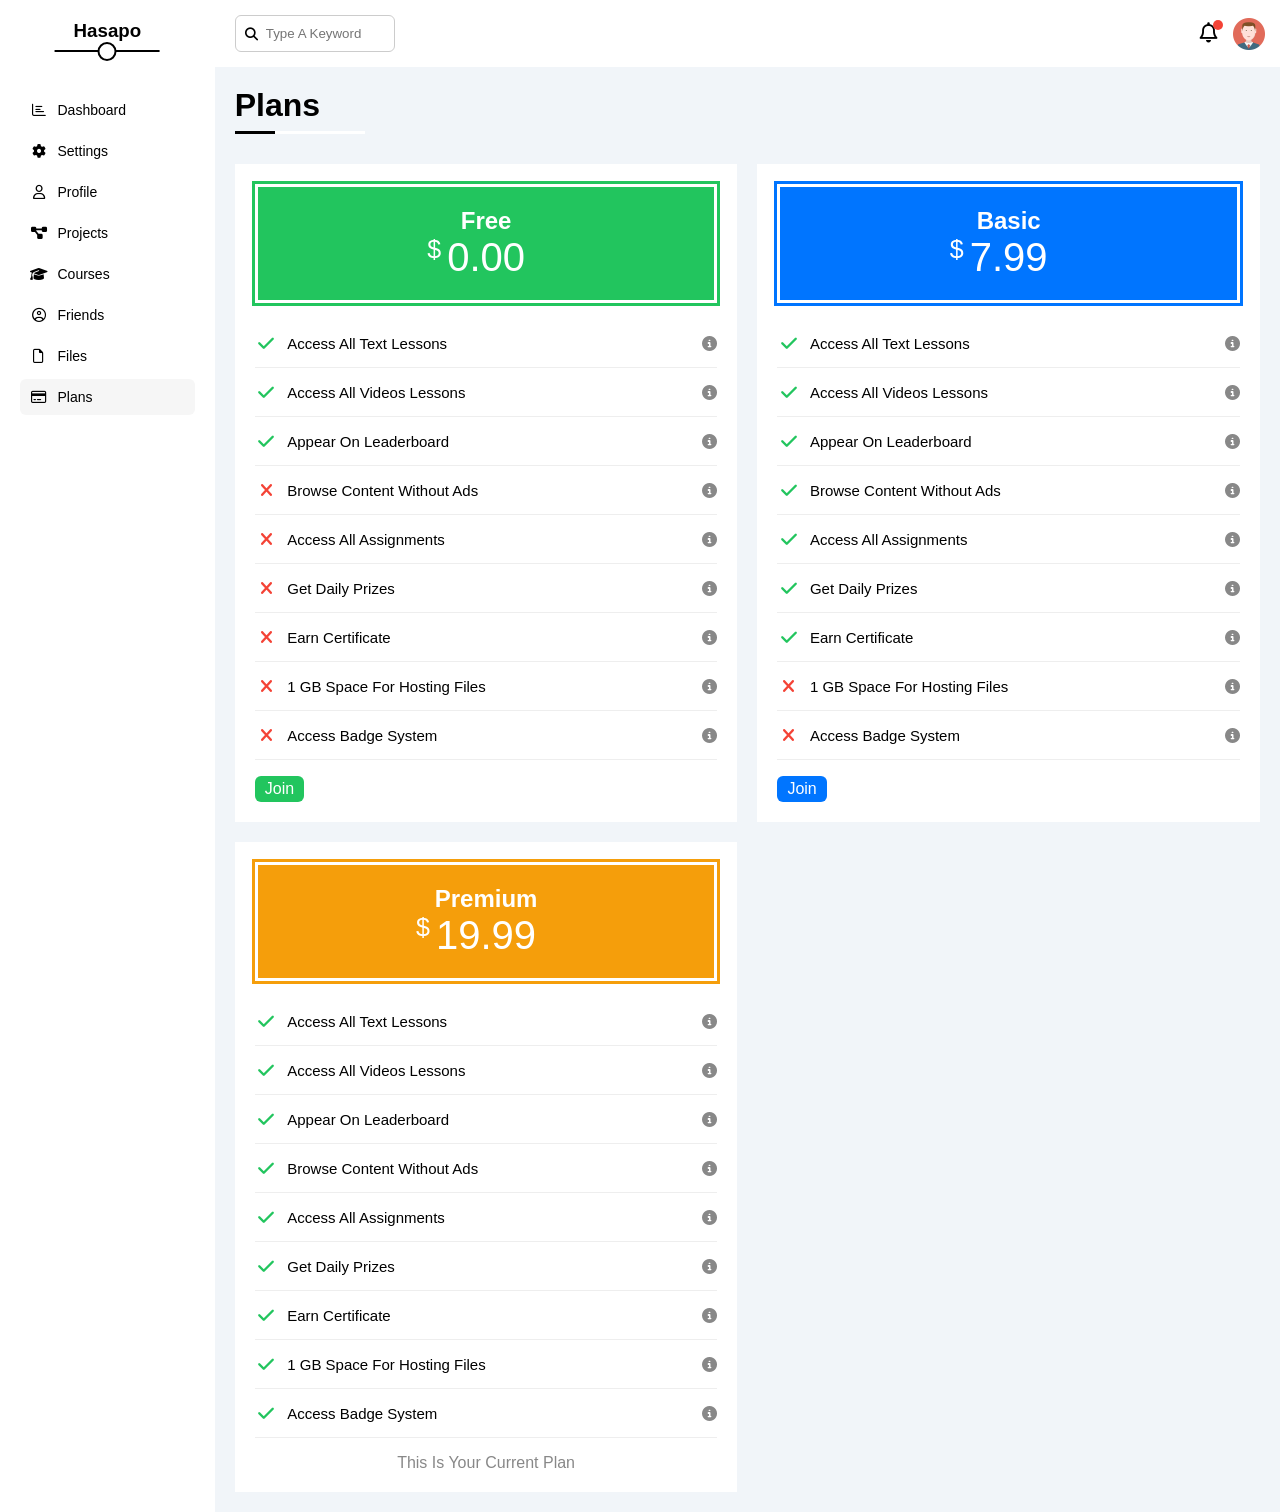
<file: pages/plans.html>
<!DOCTYPE html>
<html lang="en">
<head>
    <meta charset="UTF-8">
    <meta name="viewport" content="width=device-width, initial-scale=1.0">
    <title>Plans</title>
    <link rel="stylesheet" href="../css/master.css">
    <link rel="stylesheet" href="../css/framework.css">
    <link rel="stylesheet" href="../css/all.min.css">
</head>
<body>
    <div class="page d-flex">
      <div class="sidebar bg-white p-20 p-relative">
        <h3 class="p-relative txt-c mt-0">Hasapo</h3>
        <ul>
          <li>
            <a class="d-flex align-center fs-14 c-black rad-6 p-10" href="../index.html">
              <i class="fa-regular fa-chart-bar fa-fw"></i>
              <span>Dashboard</span>
            </a>
          </li>
          <li>
            <a class="d-flex align-center fs-14 c-black rad-6 p-10" href="settings.html">
              <i class="fa-solid fa-gear fa-fw"></i>
              <span>Settings</span>
            </a>
          </li>
          <li>
            <a class="d-flex align-center fs-14 c-black rad-6 p-10" href="profile.html">
              <i class="fa-regular fa-user fa-fw"></i>
              <span>Profile</span>
            </a>
          </li>
          <li>
            <a class="d-flex align-center fs-14 c-black rad-6 p-10" href="projects.html">
              <i class="fa-solid fa-diagram-project fa-fw"></i>
              <span>Projects</span>
            </a>
          </li>
          <li>
            <a class="d-flex align-center fs-14 c-black rad-6 p-10" href="courses.html">
              <i class="fa-solid fa-graduation-cap fa-fw"></i>
              <span>Courses</span>
            </a>
          </li>
          <li>
            <a class="d-flex align-center fs-14 c-black rad-6 p-10" href="friends.html">
              <i class="fa-regular fa-circle-user fa-fw"></i>
              <span>Friends</span>
            </a>
          </li>
          <li>
            <a class="d-flex align-center fs-14 c-black rad-6 p-10" href="files.html">
              <i class="fa-regular fa-file fa-fw"></i>
              <span>Files</span>
            </a>
          </li>
          <li>
            <a class="active d-flex align-center fs-14 c-black rad-6 p-10" href="plans.html">
              <i class="fa-regular fa-credit-card fa-fw"></i>
              <span>Plans</span>
            </a>
          </li>
        </ul>
      </div>
      <div class="content w-full">
        <!-- Start Head -->
        <div class="head bg-white p-15 between-flex">
          <div class="search p-relative">
            <input class="p-10" type="search" placeholder="Type A Keyword" />
          </div>
          <div class="icons d-flex align-center">
            <span class="notification p-relative">
              <i class="fa-regular fa-bell fa-lg"></i>
            </span>
            <img src="../gallary/avatar.png" alt="" />
          </div>
        </div>
        <!-- End Head -->
        <h1 class="p-relative">Plans</h1>
        <div class="plans-page d-grid m-20 gap-20">
          <div class="plan green bg-white p-20">
            <div class="top bg-green txt-c p-20">
              <h2 class="m-0 c-white">Free</h2>
              <div class="price c-white"><span>$</span>0.00</div>
            </div>
            <ul>
              <li>
                <i class="fa-solid fa-check fa-fw yes"></i>
                <span>Access All Text Lessons</span>
                <i class="fa-solid fa-circle-info help"></i>
              </li>
              <li>
                <i class="fa-solid fa-check fa-fw yes"></i>
                <span>Access All Videos Lessons</span>
                <i class="fa-solid fa-circle-info help"></i>
              </li>
              <li>
                <i class="fa-solid fa-check fa-fw yes"></i>
                <span>Appear On Leaderboard</span>
                <i class="fa-solid fa-circle-info help"></i>
              </li>
              <li>
                <i class="fa-solid fa-xmark fa-fw"></i>
                <span>Browse Content Without Ads</span>
                <i class="fa-solid fa-circle-info help"></i>
              </li>
              <li>
                <i class="fa-solid fa-xmark fa-fw"></i>
                <span>Access All Assignments</span>
                <i class="fa-solid fa-circle-info help"></i>
              </li>
              <li>
                <i class="fa-solid fa-xmark fa-fw"></i>
                <span>Get Daily Prizes</span>
                <i class="fa-solid fa-circle-info help"></i>
              </li>
              <li>
                <i class="fa-solid fa-xmark fa-fw"></i>
                <span>Earn Certificate</span>
                <i class="fa-solid fa-circle-info help"></i>
              </li>
              <li>
                <i class="fa-solid fa-xmark fa-fw"></i>
                <span>1 GB Space For Hosting Files</span>
                <i class="fa-solid fa-circle-info help"></i>
              </li>
              <li>
                <i class="fa-solid fa-xmark fa-fw"></i>
                <span>Access Badge System</span>
                <i class="fa-solid fa-circle-info help"></i>
              </li>
            </ul>
            <a href="#" class="btn-shape bg-green c-white d-block w-fit">Join</a>
          </div>
          <!-- Start Plan -->
          <div class="plan blue bg-white p-20">
            <div class="top bg-blue txt-c p-20">
              <h2 class="m-0 c-white">Basic</h2>
              <div class="price c-white"><span>$</span>7.99</div>
            </div>
            <ul class="list-none p-0">
              <li>
                <i class="fa-solid fa-check fa-fw yes"></i>
                <span>Access All Text Lessons</span>
                <i class="fa-solid fa-circle-info help"></i>
              </li>
              <li>
                <i class="fa-solid fa-check fa-fw yes"></i>
                <span>Access All Videos Lessons</span>
                <i class="fa-solid fa-circle-info help"></i>
              </li>
              <li>
                <i class="fa-solid fa-check fa-fw yes"></i>
                <span>Appear On Leaderboard</span>
                <i class="fa-solid fa-circle-info help"></i>
              </li>
              <li>
                <i class="fa-solid fa-check fa-fw yes"></i>
                <span>Browse Content Without Ads</span>
                <i class="fa-solid fa-circle-info help"></i>
              </li>
              <li>
                <i class="fa-solid fa-check fa-fw yes"></i>
                <span>Access All Assignments</span>
                <i class="fa-solid fa-circle-info help"></i>
              </li>
              <li>
                <i class="fa-solid fa-check fa-fw yes"></i>
                <span>Get Daily Prizes</span>
                <i class="fa-solid fa-circle-info help"></i>
              </li>
              <li>
                <i class="fa-solid fa-check fa-fw yes"></i>
                <span>Earn Certificate</span>
                <i class="fa-solid fa-circle-info help"></i>
              </li>
              <li>
                <i class="fa-solid fa-xmark fa-fw"></i>
                <span>1 GB Space For Hosting Files</span>
                <i class="fa-solid fa-circle-info help"></i>
              </li>
              <li>
                <i class="fa-solid fa-xmark fa-fw"></i>
                <span>Access Badge System</span>
                <i class="fa-solid fa-circle-info help"></i>
              </li>
            </ul>
            <a href="#" class="btn-shape bg-blue c-white d-block w-fit">Join</a>
          </div>
          <!-- End Plan -->
          <!-- Start Plan -->
          <div class="plan orange bg-white p-20">
            <div class="top bg-orange txt-c p-20">
              <h2 class="m-0 c-white">Premium</h2>
              <div class="price c-white"><span>$</span>19.99</div>
            </div>
            <ul class="list-none p-0">
              <li>
                <i class="fa-solid fa-check fa-fw yes"></i>
                <span>Access All Text Lessons</span>
                <i class="fa-solid fa-circle-info help"></i>
              </li>
              <li>
                <i class="fa-solid fa-check fa-fw yes"></i>
                <span>Access All Videos Lessons</span>
                <i class="fa-solid fa-circle-info help"></i>
              </li>
              <li>
                <i class="fa-solid fa-check fa-fw yes"></i>
                <span>Appear On Leaderboard</span>
                <i class="fa-solid fa-circle-info help"></i>
              </li>
              <li>
                <i class="fa-solid fa-check fa-fw yes"></i>
                <span>Browse Content Without Ads</span>
                <i class="fa-solid fa-circle-info help"></i>
              </li>
              <li>
                <i class="fa-solid fa-check fa-fw yes"></i>
                <span>Access All Assignments</span>
                <i class="fa-solid fa-circle-info help"></i>
              </li>
              <li>
                <i class="fa-solid fa-check fa-fw yes"></i>
                <span>Get Daily Prizes</span>
                <i class="fa-solid fa-circle-info help"></i>
              </li>
              <li>
                <i class="fa-solid fa-check fa-fw yes"></i>
                <span>Earn Certificate</span>
                <i class="fa-solid fa-circle-info help"></i>
              </li>
              <li>
                <i class="fa-solid fa-check fa-fw yes"></i>
                <span>1 GB Space For Hosting Files</span>
                <i class="fa-solid fa-circle-info help"></i>
              </li>
              <li>
                <i class="fa-solid fa-check fa-fw yes"></i>
                <span>Access Badge System</span>
                <i class="fa-solid fa-circle-info help"></i>
              </li>
            </ul>
            <p class="c-grey m-0 txt-c">This Is Your Current Plan</p>
          </div>
          <!-- End Plan -->
        </div>
      </div>
      </div>
    </div>    
</body>
</html>
</file>
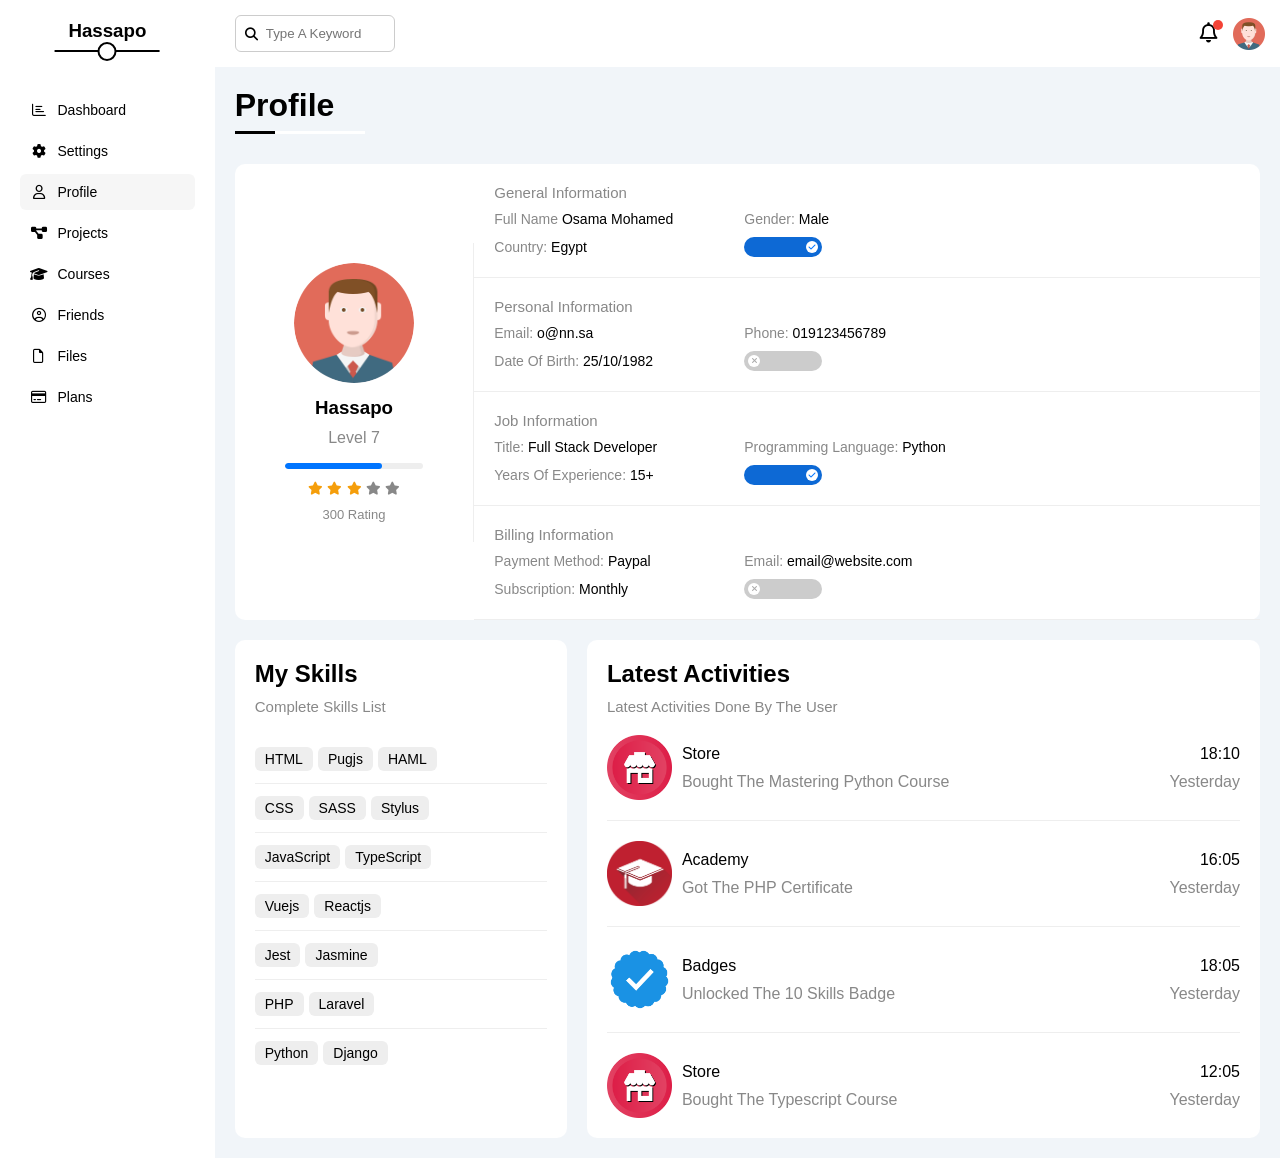
<file: pages/profile.html>
<!doctype html>
<html lang="en">
  <head>
    <meta charset="UTF-8" />
    <meta name="viewport" content="width=device-width, initial-scale=1.0" />
    <title>Profile</title>
    <link rel="stylesheet" href="../css/framework.css" />
    <link rel="stylesheet" href="../css/all.min.css" />
    <link rel="stylesheet" href="../css/master.css" />
  </head>
  <body>
    <div class="page d-flex">
      <div class="sidebar bg-white p-20 p-relative">
        <h3 class="p-relative txt-c mt-0">Hassapo</h3>
        <ul>
          <li>
            <a
              class="d-flex align-center fs-14 c-black rad-6 p-10"
              href="../index.html"
            >
              <i class="fa-regular fa-chart-bar fa-fw"></i>
              <span>Dashboard</span>
            </a>
          </li>
          <li>
            <a
              class="d-flex align-center fs-14 c-black rad-6 p-10"
              href="settings.html"
            >
              <i class="fa-solid fa-gear fa-fw"></i>
              <span>Settings</span>
            </a>
          </li>
          <li>
            <a
              class="active d-flex align-center fs-14 c-black rad-6 p-10"
              href="profile.html"
            >
              <i class="fa-regular fa-user fa-fw"></i>
              <span>Profile</span>
            </a>
          </li>
          <li>
            <a
              class="d-flex align-center fs-14 c-black rad-6 p-10"
              href="projects.html"
            >
              <i class="fa-solid fa-diagram-project fa-fw"></i>
              <span>Projects</span>
            </a>
          </li>
          <li>
            <a
              class="d-flex align-center fs-14 c-black rad-6 p-10"
              href="courses.html"
            >
              <i class="fa-solid fa-graduation-cap fa-fw"></i>
              <span>Courses</span>
            </a>
          </li>
          <li>
            <a
              class="d-flex align-center fs-14 c-black rad-6 p-10"
              href="friends.html"
            >
              <i class="fa-regular fa-circle-user fa-fw"></i>
              <span>Friends</span>
            </a>
          </li>
          <li>
            <a
              class="d-flex align-center fs-14 c-black rad-6 p-10"
              href="files.html"
            >
              <i class="fa-regular fa-file fa-fw"></i>
              <span>Files</span>
            </a>
          </li>
          <li>
            <a
              class="d-flex align-center fs-14 c-black rad-6 p-10"
              href="plans.html"
            >
              <i class="fa-regular fa-credit-card fa-fw"></i>
              <span>Plans</span>
            </a>
          </li>
        </ul>
      </div>
      <div class="content w-full">
        <!-- Start Head -->
        <div class="head bg-white p-15 between-flex">
          <div class="search p-relative">
            <input class="p-10" type="search" placeholder="Type A Keyword" />
          </div>
          <div class="icons d-flex align-center">
            <span class="notification p-relative">
              <i class="fa-regular fa-bell fa-lg"></i>
            </span>
            <img src="../gallary/avatar.png" alt="" />
          </div>
        </div>
        <!-- End Head -->
        <h1 class="p-relative">Profile</h1>
        <div class="profile-page m-20">
          <!-- Start Overview -->
          <div class="overview bg-white rad-10 d-flex align-center">
            <div class="avatar-box txt-c p-20">
              <img class="rad-half mb-10" src="../gallary/avatar.png" alt="" />
              <h3 class="m-0">Hassapo</h3>
              <p class="c-grey mt-10">Level 7</p>
              <div class="level rad-6 bg-eee p-relative">
                <span style="width: 70%"></span>
              </div>
              <div class="rating mt-10 mb-10">
                <i class="fa-solid fa-star c-orange fs-13"></i>
                <i class="fa-solid fa-star c-orange fs-13"></i>
                <i class="fa-solid fa-star c-orange fs-13"></i>
                <i class="fa-solid fa-star c-grey fs-13"></i>
                <i class="fa-solid fa-star c-grey fs-13"></i>
              </div>
              <p class="c-grey m-0 fs-13">300 Rating</p>
            </div>
            <div class="info-box w-full txt-c-mobile">
              <!-- Start Information Row -->
              <div class="box p-20 d-flex align-center">
                <h4 class="c-grey fs-15 m-0 w-full">General Information</h4>
                <div class="fs-14">
                  <span class="c-grey">Full Name</span>
                  <span>Osama Mohamed</span>
                </div>
                <div class="fs-14">
                  <span class="c-grey">Gender:</span>
                  <span>Male</span>
                </div>
                <div class="fs-14">
                  <span class="c-grey">Country:</span>
                  <span>Egypt</span>
                </div>
                <div class="fs-14">
                  <label>
                    <input class="toggle-checkbox" type="checkbox" checked />
                    <div class="toggle-switch"></div>
                  </label>
                </div>
              </div>
              <!-- End Information Row -->
              <!-- Start Information Row -->
              <div class="box p-20 d-flex align-center">
                <h4 class="c-grey w-full fs-15 m-0">Personal Information</h4>
                <div class="fs-14">
                  <span class="c-grey">Email:</span>
                  <span>o@nn.sa</span>
                </div>
                <div class="fs-14">
                  <span class="c-grey">Phone:</span>
                  <span>019123456789</span>
                </div>
                <div class="fs-14">
                  <span class="c-grey">Date Of Birth:</span>
                  <span>25/10/1982</span>
                </div>
                <div class="fs-14">
                  <label>
                    <input class="toggle-checkbox" type="checkbox" />
                    <div class="toggle-switch"></div>
                  </label>
                </div>
              </div>
              <!-- End Information Row -->
              <!-- Start Information Row -->
              <div class="box p-20 d-flex align-center">
                <h4 class="c-grey w-full fs-15 m-0">Job Information</h4>
                <div class="fs-14">
                  <span class="c-grey">Title:</span>
                  <span>Full Stack Developer</span>
                </div>
                <div class="fs-14">
                  <span class="c-grey">Programming Language:</span>
                  <span>Python</span>
                </div>
                <div class="fs-14">
                  <span class="c-grey">Years Of Experience:</span>
                  <span>15+</span>
                </div>
                <div class="fs-14">
                  <label>
                    <input class="toggle-checkbox" type="checkbox" checked />
                    <div class="toggle-switch"></div>
                  </label>
                </div>
              </div>
              <!-- End Information Row -->
              <!-- Start Information Row -->
              <div class="box p-20 d-flex align-center">
                <h4 class="c-grey w-full fs-15 m-0">Billing Information</h4>
                <div class="fs-14">
                  <span class="c-grey">Payment Method:</span>
                  <span>Paypal</span>
                </div>
                <div class="fs-14">
                  <span class="c-grey">Email:</span>
                  <span>email@website.com</span>
                </div>
                <div class="fs-14">
                  <span class="c-grey">Subscription:</span>
                  <span>Monthly</span>
                </div>
                <div class="fs-14">
                  <label>
                    <input class="toggle-checkbox" type="checkbox" />
                    <div class="toggle-switch"></div>
                  </label>
                </div>
              </div>
              <!-- End Information Row -->
            </div>
          </div>
          <!-- End Overview -->
          <!-- Start Other Data -->
          <div class="other-data d-flex gap-20">
            <div class="skills-card p-20 bg-white rad-10 mt-20">
              <h2 class="mt-0 mb-10">My Skills</h2>
              <p class="mt-0 mb-20 c-grey fs-15">Complete Skills List</p>
              <ul class="m-0 txt-c-mobile">
                <li><span>HTML</span><span>Pugjs</span><span>HAML</span></li>
                <li><span>CSS</span><span>SASS</span><span>Stylus</span></li>
                <li><span>JavaScript</span><span>TypeScript</span></li>
                <li><span>Vuejs</span><span>Reactjs</span></li>
                <li><span>Jest</span><span>Jasmine</span></li>
                <li><span>PHP</span><span>Laravel</span></li>
                <li><span>Python</span><span>Django</span></li>
              </ul>
            </div>
            <div class="activities p-20 bg-white rad-10 mt-20">
              <h2 class="mt-0 mb-10">Latest Activities</h2>
              <p class="mt-0 mb-20 c-grey fs-15">
                Latest Activities Done By The User
              </p>
              <div class="activity d-flex align-center txt-c-mobile">
                <img src="../gallary/activity-01.png" alt="" />
                <div class="info">
                  <span class="d-block mb-10">Store</span>
                  <span class="c-grey">Bought The Mastering Python Course</span>
                </div>
                <div class="date">
                  <span class="d-block mb-10">18:10</span>
                  <span class="c-grey">Yesterday</span>
                </div>
              </div>
              <div class="activity d-flex align-center txt-c-mobile">
                <img src="../gallary/activity-02.png" alt="" />
                <div class="info">
                  <span class="d-block mb-10">Academy</span>
                  <span class="c-grey">Got The PHP Certificate</span>
                </div>
                <div class="date">
                  <span class="d-block mb-10">16:05</span>
                  <span class="c-grey">Yesterday</span>
                </div>
              </div>
              <div class="activity d-flex align-center txt-c-mobile">
                <img src="../gallary/activity-03.png" alt="" />
                <div class="info">
                  <span class="d-block mb-10">Badges</span>
                  <span class="c-grey">Unlocked The 10 Skills Badge</span>
                </div>
                <div class="date">
                  <span class="d-block mb-10">18:05</span>
                  <span class="c-grey">Yesterday</span>
                </div>
              </div>
              <div class="activity d-flex align-center txt-c-mobile">
                <img src="../gallary/activity-01.png" alt="" />
                <div class="info">
                  <span class="d-block mb-10">Store</span>
                  <span class="c-grey">Bought The Typescript Course</span>
                </div>
                <div class="date">
                  <span class="d-block mb-10">12:05</span>
                  <span class="c-grey">Yesterday</span>
                </div>
              </div>
            </div>
          </div>
          <!-- End Other Data -->
        </div>
      </div>
    </div>
  </body>
</html>
</file>
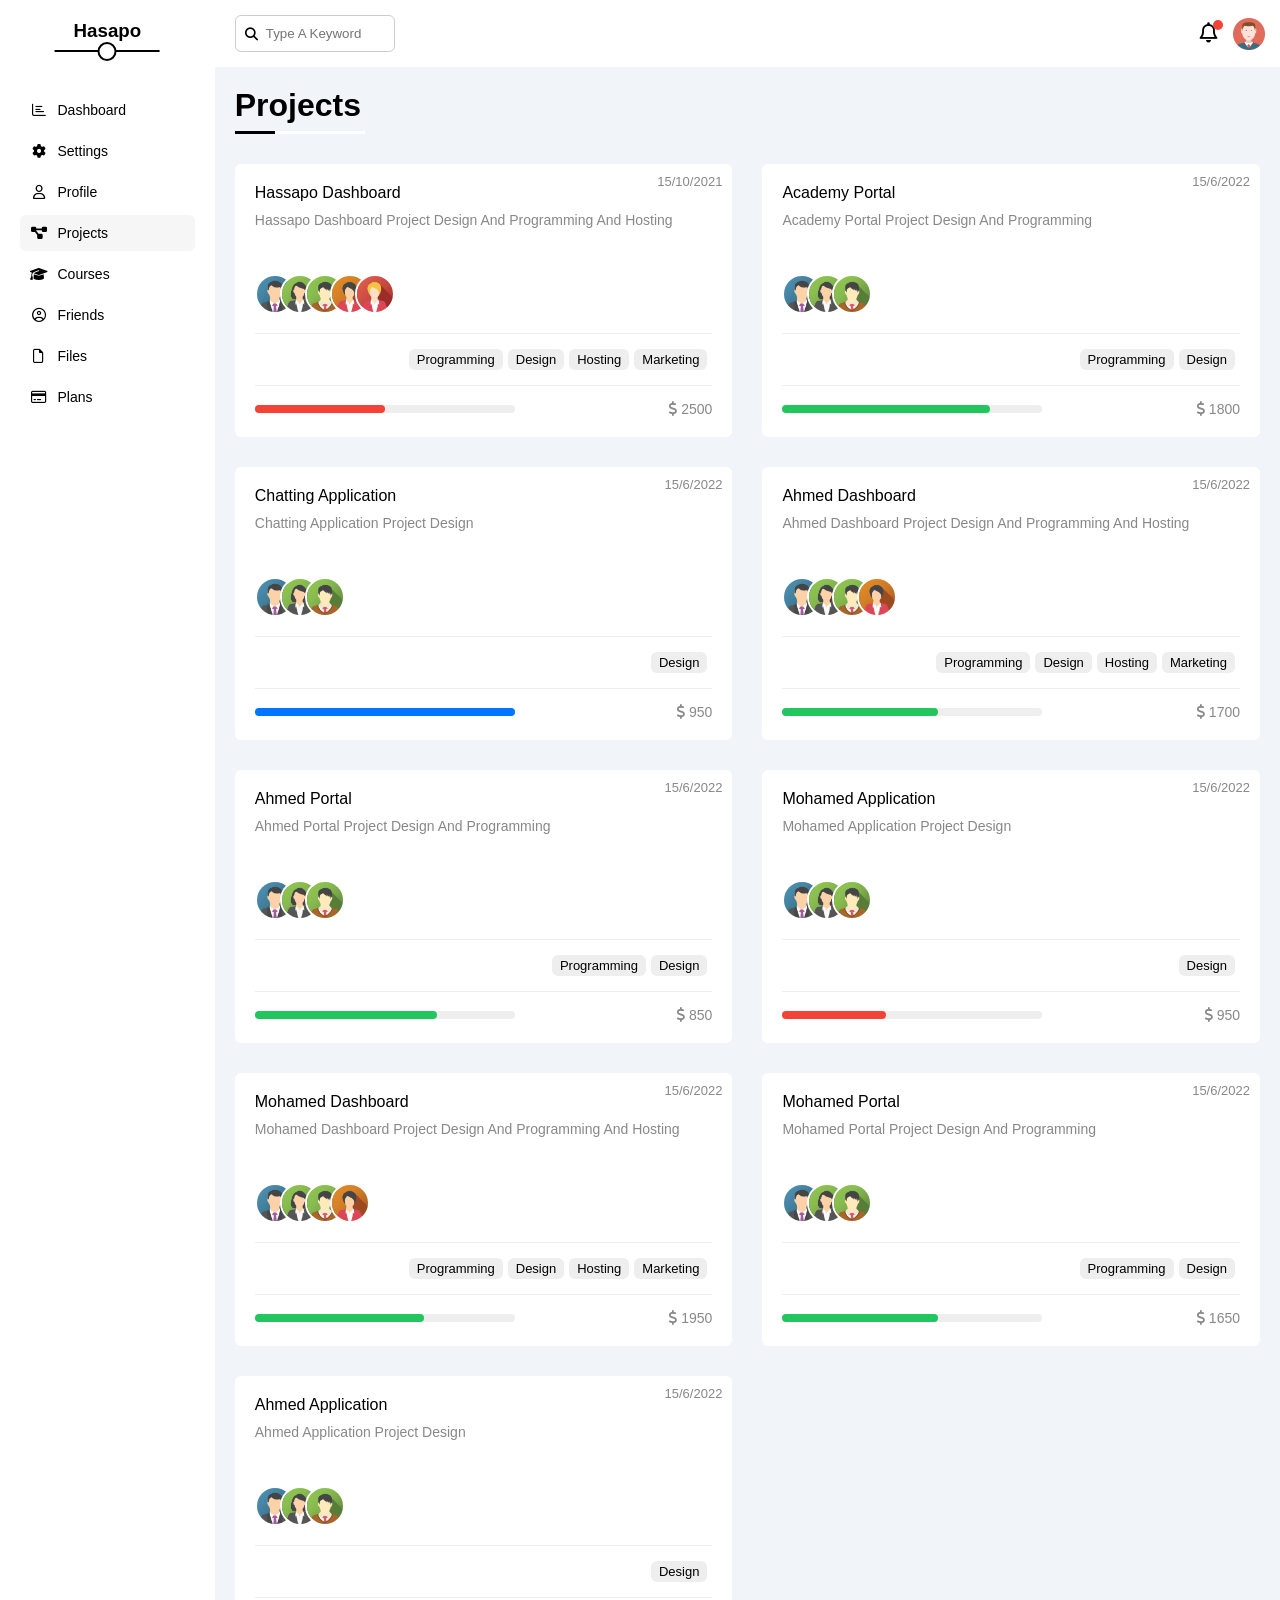
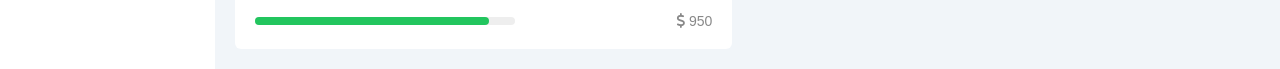
<file: pages/projects.html>
<!DOCTYPE html>
<html lang="en">
<head>
    <meta charset="UTF-8">
    <meta name="viewport" content="width=device-width, initial-scale=1.0">
    <title>Project</title>
    <link rel="stylesheet" href="../css/framework.css">
    <link rel="stylesheet" href="../css/all.min.css">
    <link rel="stylesheet" href="../css/master.css">
</head>
<body>
    <div class="page d-flex">
      <div class="sidebar bg-white p-20 p-relative">
        <h3 class="p-relative txt-c mt-0">Hasapo</h3>
        <ul>
          <li>
            <a class="d-flex align-center fs-14 c-black rad-6 p-10" href="../index.html">
              <i class="fa-regular fa-chart-bar fa-fw"></i>
              <span>Dashboard</span>
            </a>
          </li>
          <li>
            <a class="d-flex align-center fs-14 c-black rad-6 p-10" href="settings.html">
              <i class="fa-solid fa-gear fa-fw"></i>
              <span>Settings</span>
            </a>
          </li>
          <li>
            <a class="d-flex align-center fs-14 c-black rad-6 p-10" href="profile.html">
              <i class="fa-regular fa-user fa-fw"></i>
              <span>Profile</span>
            </a>
          </li>
          <li>
            <a class="active d-flex align-center fs-14 c-black rad-6 p-10" href="projects.html">
              <i class="fa-solid fa-diagram-project fa-fw"></i>
              <span>Projects</span>
            </a>
          </li>
          <li>
            <a class="d-flex align-center fs-14 c-black rad-6 p-10" href="courses.html">
              <i class="fa-solid fa-graduation-cap fa-fw"></i>
              <span>Courses</span>
            </a>
          </li>
          <li>
            <a class="d-flex align-center fs-14 c-black rad-6 p-10" href="friends.html">
              <i class="fa-regular fa-circle-user fa-fw"></i>
              <span>Friends</span>
            </a>
          </li>
          <li>
            <a class="d-flex align-center fs-14 c-black rad-6 p-10" href="files.html">
              <i class="fa-regular fa-file fa-fw"></i>
              <span>Files</span>
            </a>
          </li>
          <li>
            <a class="d-flex align-center fs-14 c-black rad-6 p-10" href="plans.html">
              <i class="fa-regular fa-credit-card fa-fw"></i>
              <span>Plans</span>
            </a>
          </li>
        </ul>
      </div>
      <div class="content w-full">
        <!-- Start Head -->
        <div class="head bg-white p-15 between-flex">
          <div class="search p-relative">
            <input class="p-10" type="search" placeholder="Type A Keyword" />
          </div>
          <div class="icons d-flex align-center">
            <span class="notification p-relative">
              <i class="fa-regular fa-bell fa-lg"></i>
            </span>
            <img src="../gallary/avatar.png" alt="" />
          </div>
        </div>
        <!-- End Head -->
        <h1 class="p-relative">Projects</h1>
        <div class="projects-page d-grid m-20 gap-20">
          <div class="project bg-white p-20 rad-6 p-relative">
            <span class="date fs-13 c-grey">15/10/2021</span>
            <h4 class="m-0">Hassapo Dashboard</h4>
            <p class="c-grey mt-10 mb-10 fs-14">Hassapo Dashboard Project Design And Programming And Hosting</p>
            <div class="team">
              <a href="#"><img src="../gallary/team-01.png" alt="" /></a>
              <a href="#"><img src="../gallary/team-02.png" alt="" /></a>
              <a href="#"><img src="../gallary/team-03.png" alt="" /></a>
              <a href="#"><img src="../gallary/team-04.png" alt="" /></a>
              <a href="#"><img src="../gallary/team-05.png" alt="" /></a>
            </div>
            <div class="do d-flex">
              <span class="fs-13 rad-6 bg-eee">Programming</span>
              <span class="fs-13 rad-6 bg-eee">Design</span>
              <span class="fs-13 rad-6 bg-eee">Hosting</span>
              <span class="fs-13 rad-6 bg-eee">Marketing</span>
            </div>
            <div class="info between-flex">
              <div class="prog bg-eee">
                <span class="bg-red" style="width: 50%"></span>
              </div>
              <div class="fs-14 c-grey">
                <i class="fa-solid fa-dollar-sign"></i>
                2500
              </div>
            </div>
          </div>
          <div class="project bg-white p-20 rad-6 p-relative">
            <span class="date fs-13 c-grey">15/6/2022</span>
            <h4 class="m-0">Academy Portal</h4>
            <p class="c-grey mt-10 mb-10 fs-14">Academy Portal Project Design And Programming</p>
            <div class="team">
              <a href="#"><img src="../gallary/team-01.png" alt="" /></a>
              <a href="#"><img src="../gallary/team-02.png" alt="" /></a>
              <a href="#"><img src="../gallary/team-03.png" alt="" /></a>
            </div>
            <div class="do d-flex">
              <span class="fs-13 rad-6 bg-eee">Programming</span>
              <span class="fs-13 rad-6 bg-eee">Design</span>
            </div>
            <div class="info between-flex">
              <div class="prog bg-eee">
                <span class="bg-green" style="width: 80%"></span>
              </div>
              <div class="fs-14 c-grey">
                <i class="fa-solid fa-dollar-sign"></i>
                1800
              </div>
            </div>
          </div>
          <div class="project bg-white p-20 rad-6 p-relative">
            <span class="date fs-13 c-grey">15/6/2022</span>
            <h4 class="m-0">Chatting Application</h4>
            <p class="c-grey mt-10 mb-10 fs-14">Chatting Application Project Design</p>
            <div class="team">
              <a href="#"><img src="../gallary/team-01.png" alt="" /></a>
              <a href="#"><img src="../gallary/team-02.png" alt="" /></a>
              <a href="#"><img src="../gallary/team-03.png" alt="" /></a>
            </div>
            <div class="do d-flex">
              <span class="fs-13 rad-6 bg-eee">Design</span>
            </div>
            <div class="info between-flex">
              <div class="prog bg-eee">
                <span class="bg-blue" style="width: 100%"></span>
              </div>
              <div class="fs-14 c-grey">
                <i class="fa-solid fa-dollar-sign"></i>
                950
              </div>
            </div>
          </div>
          <div class="project bg-white p-20 rad-6 p-relative">
            <span class="date fs-13 c-grey">15/6/2022</span>
            <h4 class="m-0">Ahmed Dashboard</h4>
            <p class="c-grey mt-10 mb-10 fs-14">Ahmed Dashboard Project Design And Programming And Hosting</p>
            <div class="team">
              <a href="#"><img src="../gallary/team-01.png" alt="" /></a>
              <a href="#"><img src="../gallary/team-02.png" alt="" /></a>
              <a href="#"><img src="../gallary/team-03.png" alt="" /></a>
              <a href="#"><img src="../gallary/team-04.png" alt="" /></a>
            </div>
            <div class="do d-flex">
              <span class="fs-13 rad-6 bg-eee">Programming</span>
              <span class="fs-13 rad-6 bg-eee">Design</span>
              <span class="fs-13 rad-6 bg-eee">Hosting</span>
              <span class="fs-13 rad-6 bg-eee">Marketing</span>
            </div>
            <div class="info between-flex">
              <div class="prog bg-eee">
                <span class="bg-green" style="width: 60%"></span>
              </div>
              <div class="fs-14 c-grey">
                <i class="fa-solid fa-dollar-sign"></i>
                1700
              </div>
            </div>
          </div>
          <div class="project bg-white p-20 rad-6 p-relative">
            <span class="date fs-13 c-grey">15/6/2022</span>
            <h4 class="m-0">Ahmed Portal</h4>
            <p class="c-grey mt-10 mb-10 fs-14">Ahmed Portal Project Design And Programming</p>
            <div class="team">
              <a href="#"><img src="../gallary/team-01.png" alt="" /></a>
              <a href="#"><img src="../gallary/team-02.png" alt="" /></a>
              <a href="#"><img src="../gallary/team-03.png" alt="" /></a>
            </div>
            <div class="do d-flex">
              <span class="fs-13 rad-6 bg-eee">Programming</span>
              <span class="fs-13 rad-6 bg-eee">Design</span>
            </div>
            <div class="info between-flex">
              <div class="prog bg-eee">
                <span class="bg-green" style="width: 70%"></span>
              </div>
              <div class="fs-14 c-grey">
                <i class="fa-solid fa-dollar-sign"></i>
                850
              </div>
            </div>
          </div>
          <div class="project bg-white p-20 rad-6 p-relative">
            <span class="date fs-13 c-grey">15/6/2022</span>
            <h4 class="m-0">Mohamed Application</h4>
            <p class="c-grey mt-10 mb-10 fs-14">Mohamed Application Project Design</p>
            <div class="team">
              <a href="#"><img src="../gallary/team-01.png" alt="" /></a>
              <a href="#"><img src="../gallary/team-02.png" alt="" /></a>
              <a href="#"><img src="../gallary/team-03.png" alt="" /></a>
            </div>
            <div class="do d-flex">
              <span class="fs-13 rad-6 bg-eee">Design</span>
            </div>
            <div class="info between-flex">
              <div class="prog bg-eee">
                <span class="bg-red" style="width: 40%"></span>
              </div>
              <div class="fs-14 c-grey">
                <i class="fa-solid fa-dollar-sign"></i>
                950
              </div>
            </div>
          </div>
          <div class="project bg-white p-20 rad-6 p-relative">
            <span class="date fs-13 c-grey">15/6/2022</span>
            <h4 class="m-0">Mohamed Dashboard</h4>
            <p class="c-grey mt-10 mb-10 fs-14">Mohamed Dashboard Project Design And Programming And Hosting</p>
            <div class="team">
              <a href="#"><img src="../gallary/team-01.png" alt="" /></a>
              <a href="#"><img src="../gallary/team-02.png" alt="" /></a>
              <a href="#"><img src="../gallary/team-03.png" alt="" /></a>
              <a href="#"><img src="../gallary/team-04.png" alt="" /></a>
            </div>
            <div class="do d-flex">
              <span class="fs-13 rad-6 bg-eee">Programming</span>
              <span class="fs-13 rad-6 bg-eee">Design</span>
              <span class="fs-13 rad-6 bg-eee">Hosting</span>
              <span class="fs-13 rad-6 bg-eee">Marketing</span>
            </div>
            <div class="info between-flex">
              <div class="prog bg-eee">
                <span class="bg-green" style="width: 65%"></span>
              </div>
              <div class="fs-14 c-grey">
                <i class="fa-solid fa-dollar-sign"></i>
                1950
              </div>
            </div>
          </div>
          <div class="project bg-white p-20 rad-6 p-relative">
            <span class="date fs-13 c-grey">15/6/2022</span>
            <h4 class="m-0">Mohamed Portal</h4>
            <p class="c-grey mt-10 mb-10 fs-14">Mohamed Portal Project Design And Programming</p>
            <div class="team">
              <a href="#"><img src="../gallary/team-01.png" alt="" /></a>
              <a href="#"><img src="../gallary/team-02.png" alt="" /></a>
              <a href="#"><img src="../gallary/team-03.png" alt="" /></a>
            </div>
            <div class="do d-flex">
              <span class="fs-13 rad-6 bg-eee">Programming</span>
              <span class="fs-13 rad-6 bg-eee">Design</span>
            </div>
            <div class="info between-flex">
              <div class="prog bg-eee">
                <span class="bg-green" style="width: 60%"></span>
              </div>
              <div class="fs-14 c-grey">
                <i class="fa-solid fa-dollar-sign"></i>
                1650
              </div>
            </div>
          </div>
          <div class="project bg-white p-20 rad-6 p-relative">
            <span class="date fs-13 c-grey">15/6/2022</span>
            <h4 class="m-0">Ahmed Application</h4>
            <p class="c-grey mt-10 mb-10 fs-14">Ahmed Application Project Design</p>
            <div class="team">
              <a href="#"><img src="../gallary/team-01.png" alt="" /></a>
              <a href="#"><img src="../gallary/team-02.png" alt="" /></a>
              <a href="#"><img src="../gallary/team-03.png" alt="" /></a>
            </div>
            <div class="do d-flex">
              <span class="fs-13 rad-6 bg-eee">Design</span>
            </div>
            <div class="info between-flex">
              <div class="prog bg-eee">
                <span class="bg-green" style="width: 90%"></span>
              </div>
              <div class="fs-14 c-grey">
                <i class="fa-solid fa-dollar-sign"></i>
                950
              </div>
            </div>
          </div>
        </div>
      </div>
    </div>    
</body>
</html>
</file>
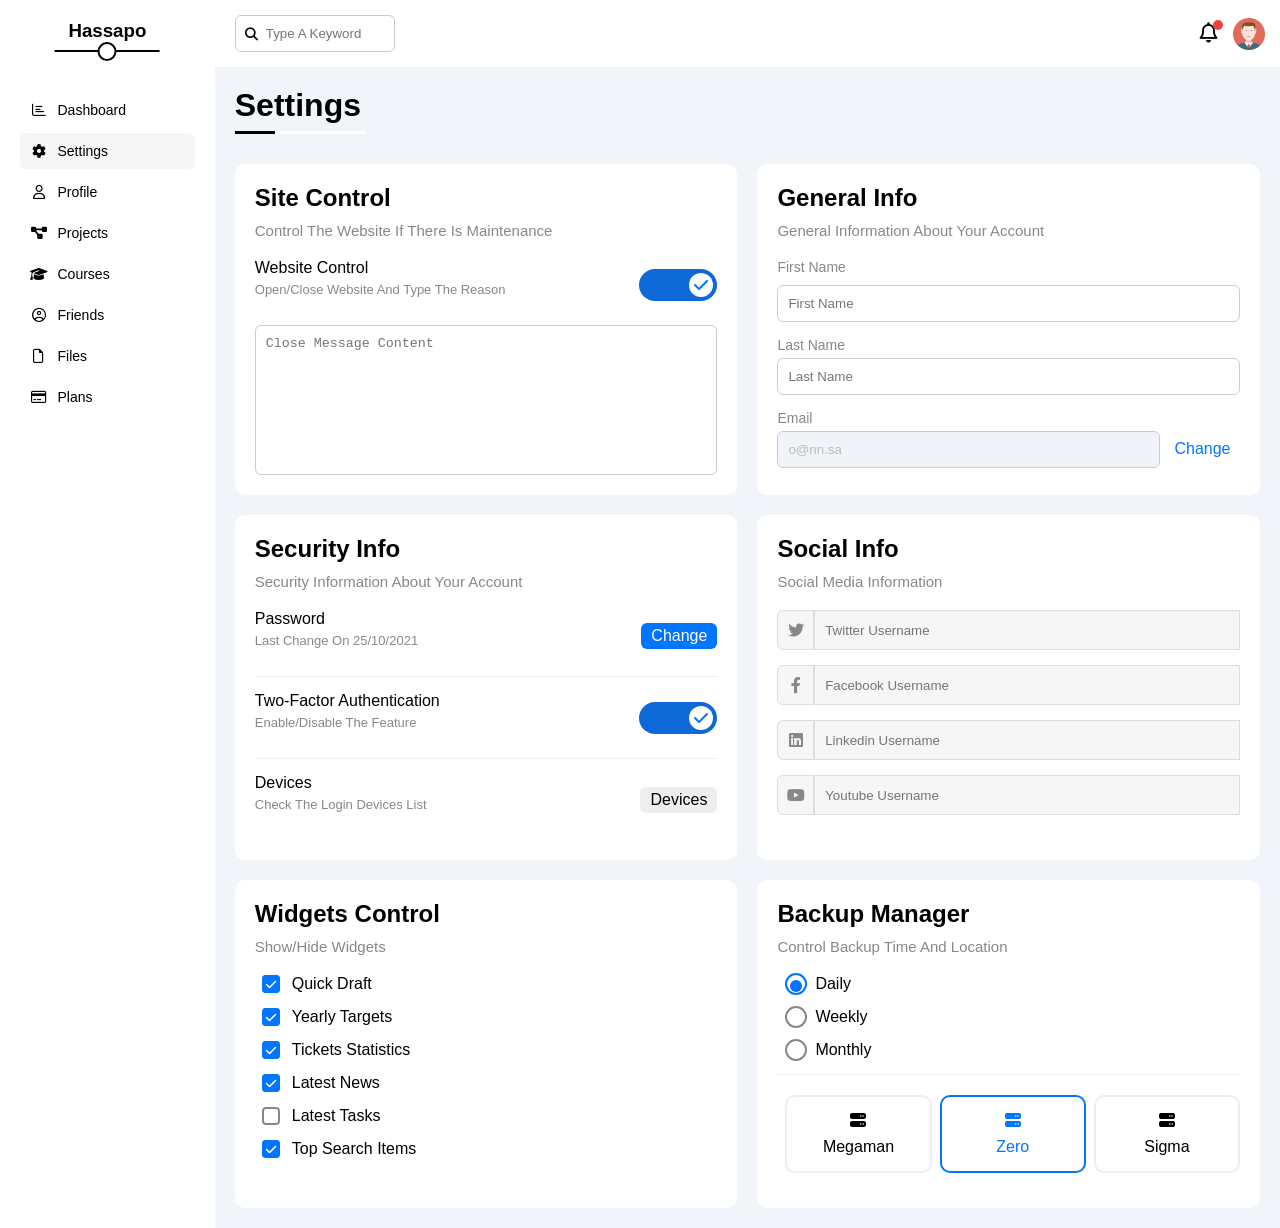
<file: pages/settings.html>
<!DOCTYPE html>
<html lang="en">
<head>
    <meta charset="UTF-8">
    <meta name="viewport" content="width=device-width, initial-scale=1.0">
    <title>setting</title>
    <link rel="stylesheet" href="../css/framework.css">
    <link rel="stylesheet" href="../css/all.min.css">
    <link rel="stylesheet" href="../css/master.css">
</head>
<body>
    <div class="page d-flex">
      <div class="sidebar bg-white p-20 p-relative">
        <h3 class="p-relative txt-c mt-0">Hassapo</h3>
        <ul>
          <li>
            <a class="d-flex align-center fs-14 c-black rad-6 p-10" href="../index.html">
              <i class="fa-regular fa-chart-bar fa-fw"></i>
              <span>Dashboard</span>
            </a>
          </li>
          <li>
            <a class="active d-flex align-center fs-14 c-black rad-6 p-10" href="settings.html">
              <i class="fa-solid fa-gear fa-fw"></i>
              <span>Settings</span>
            </a>
          </li>
          <li>
            <a class="d-flex align-center fs-14 c-black rad-6 p-10" href="profile.html">
              <i class="fa-regular fa-user fa-fw"></i>
              <span>Profile</span>
            </a>
          </li>
          <li>
            <a class="d-flex align-center fs-14 c-black rad-6 p-10" href="projects.html">
              <i class="fa-solid fa-diagram-project fa-fw"></i>
              <span>Projects</span>
            </a>
          </li>
          <li>
            <a class="d-flex align-center fs-14 c-black rad-6 p-10" href="courses.html">
              <i class="fa-solid fa-graduation-cap fa-fw"></i>
              <span>Courses</span>
            </a>
          </li>
          <li>
            <a class="d-flex align-center fs-14 c-black rad-6 p-10" href="friends.html">
              <i class="fa-regular fa-circle-user fa-fw"></i>
              <span>Friends</span>
            </a>
          </li>
          <li>
            <a class="d-flex align-center fs-14 c-black rad-6 p-10" href="files.html">
              <i class="fa-regular fa-file fa-fw"></i>
              <span>Files</span>
            </a>
          </li>
          <li>
            <a class="d-flex align-center fs-14 c-black rad-6 p-10" href="plans.html">
              <i class="fa-regular fa-credit-card fa-fw"></i>
              <span>Plans</span>
            </a>
          </li>
        </ul>
      </div>
      <div class="content w-full">
        <!-- Start Head -->
        <div class="head bg-white p-15 between-flex">
          <div class="search p-relative">
            <input class="p-10" type="search" placeholder="Type A Keyword" />
          </div>
          <div class="icons d-flex align-center">
            <span class="notification p-relative">
              <i class="fa-regular fa-bell fa-lg"></i>
            </span>
            <img src="../gallary/avatar.png" alt="" />
          </div>
        </div>
        <!-- End Head -->
        <h1 class="p-relative">Settings</h1>
        <div class="settings-page m-20 d-grid gap-20">
          <!-- Start Settings Box -->
          <div class="p-20 bg-white rad-10">
            <h2 class="mt-0 mb-10">Site Control</h2>
            <p class="mt-0 mb-20 c-grey fs-15">Control The Website If There Is Maintenance</p>
            <div class="mb-15 between-flex">
              <div>
                <span>Website Control</span>
                <p class="c-grey mt-5 mb-0 fs-13">Open/Close Website And Type The Reason</p>
              </div>
              <div>
                <label>
                  <input class="toggle-checkbox" type="checkbox" checked />
                  <div class="toggle-switch"></div>
                </label>
              </div>
            </div>
            <textarea class="close-message p-10 rad-6 d-block w-full" placeholder="Close Message Content"></textarea>
          </div>
          <!-- End Settings Box -->
          <!-- Start Settings Box -->
          <div class="p-20 bg-white rad-10">
            <h2 class="mt-0 mb-10">General Info</h2>
            <p class="mt-0 mb-20 c-grey fs-15">General Information About Your Account</p>
            <div class="mb-15">
              <label class="fs-14 c-grey d-block mb-10" for="first">First Name</label>
              <input
                class="b-none border-ccc p-10 rad-6 d-block w-full"
                type="text"
                id="first"
                placeholder="First Name"
              />
            </div>
            <div class="mb-15">
              <label class="fs-14 c-grey d-block mb-5" for="last">Last Name</label>
              <input
                class="b-none border-ccc p-10 rad-6 d-block w-full"
                id="last"
                type="text"
                placeholder="Last Name"
              />
            </div>
            <div>
              <label class="fs-14 c-grey d-block mb-5" for="email">Email</label>
              <input
                class="email b-none border-ccc p-10 rad-6 w-full mr-10"
                id="email"
                type="email"
                value="o@nn.sa"
                disabled
              />
              <a class="c-blue" href="#">Change</a>
            </div>
          </div>
          <!-- End Settings Box -->
          <!-- Start Settings Box -->
          <div class="p-20 bg-white rad-10">
            <h2 class="mt-0 mb-10">Security Info</h2>
            <p class="mt-0 mb-20 c-grey fs-15">Security Information About Your Account</p>
            <div class="sec-box mb-15 between-flex">
              <div>
                <span>Password</span>
                <p class="c-grey mt-5 mb-0 fs-13">Last Change On 25/10/2021</p>
              </div>
              <a class="button bg-blue c-white btn-shape" href="#">Change</a>
            </div>
            <div class="sec-box mb-15 between-flex">
              <div>
                <span>Two-Factor Authentication</span>
                <p class="c-grey mt-5 mb-0 fs-13">Enable/Disable The Feature</p>
              </div>
              <label>
                <input class="toggle-checkbox" type="checkbox" checked />
                <div class="toggle-switch"></div>
              </label>
            </div>
            <div class="sec-box between-flex">
              <div>
                <span>Devices</span>
                <p class="c-grey mt-5 mb-0 fs-13">Check The Login Devices List</p>
              </div>
              <a class="bg-eee c-black btn-shape" href="#">Devices</a>
            </div>
          </div>
          <!-- End Settings Box -->
          <!-- Start Settings Box -->
          <div class="social-boxes p-20 bg-white rad-10">
            <h2 class="mt-0 mb-10">Social Info</h2>
            <p class="mt-0 mb-20 c-grey fs-15">Social Media Information</p>
            <div class="d-flex align-center mb-15">
              <i class="fa-brands fa-twitter center-flex c-grey"></i>
              <input class="w-full" type="text" placeholder="Twitter Username" />
            </div>
            <div class="d-flex align-center mb-15">
              <i class="fa-brands fa-facebook-f center-flex c-grey"></i>
              <input class="w-full" type="text" placeholder="Facebook Username" />
            </div>
            <div class="d-flex align-center mb-15">
              <i class="fa-brands fa-linkedin center-flex c-grey"></i>
              <input class="w-full" type="text" placeholder="Linkedin Username" />
            </div>
            <div class="d-flex align-center">
              <i class="fa-brands fa-youtube center-flex c-grey"></i>
              <input class="w-full" type="text" placeholder="Youtube Username" />
            </div>
          </div>
          <!-- End Settings Box -->
          <!-- Start Settings Box -->
          <div class="widgets-control p-20 bg-white rad-10">
            <h2 class="mt-0 mb-10">Widgets Control</h2>
            <p class="mt-0 mb-20 c-grey fs-15">Show/Hide Widgets</p>
            <div class="control d-flex align-center mb-15">
              <input type="checkbox" id="one" checked />
              <label for="one">Quick Draft</label>
            </div>
            <div class="control d-flex align-center mb-15">
              <input type="checkbox" id="two" checked />
              <label for="two">Yearly Targets</label>
            </div>
            <div class="control d-flex align-center mb-15">
              <input type="checkbox" id="three" checked />
              <label for="three">Tickets Statistics</label>
            </div>
            <div class="control d-flex align-center mb-15">
              <input type="checkbox" id="four" checked />
              <label for="four">Latest News</label>
            </div>
            <div class="control d-flex align-center mb-15">
              <input type="checkbox" id="five" />
              <label for="five">Latest Tasks</label>
            </div>
            <div class="control d-flex align-center mb-15">
              <input type="checkbox" id="six" checked />
              <label for="six">Top Search Items</label>
            </div>
          </div>
          <!-- End Settings Box -->
          <!-- Start Settings Box -->
          <div class="backup-control p-20 bg-white rad-10">
            <h2 class="mt-0 mb-10">Backup Manager</h2>
            <p class="mt-0 mb-20 c-grey fs-15">Control Backup Time And Location</p>
            <div class="date d-flex align-center mb-15">
              <input type="radio" name="time" id="daily" checked />
              <label for="daily">Daily</label>
            </div>
            <div class="date d-flex align-center mb-15">
              <input type="radio" name="time" id="weekly" />
              <label for="weekly">Weekly</label>
            </div>
            <div class="date d-flex align-center mb-15">
              <input type="radio" name="time" id="monthly" />
              <label for="monthly">Monthly</label>
            </div>
            <div class="servers d-flex align-center txt-c">
              <input type="radio" name="servers" id="server-one" />
              <div class="server mb-15 rad-10 w-full">
                <label class="d-block m-15" for="server-one">
                  <i class="fa-solid fa-server d-block mb-10"></i>
                  Megaman
                </label>
              </div>
              <input type="radio" name="servers" id="server-two" checked />
              <div class="server mb-15 rad-10 w-full">
                <label class="d-block m-15" for="server-two">
                  <i class="fa-solid fa-server d-block mb-10"></i>
                  Zero
                </label>
              </div>
              <input type="radio" name="servers" id="server-three" />
              <div class="server mb-15 rad-10 w-full">
                <label class="d-block m-15" for="server-three">
                  <i class="fa-solid fa-server d-block mb-10"></i>
                  Sigma
                </label>
              </div>
            </div>
          </div>
          <!-- End Settings Box -->
        </div>
      </div>
    </div>
</body>
</html>
</file>
<file: css/framework.css>
:root {
  --blue-color: #0075ff;
  --blue-alt-color: #0d69d5;
  --orange-color: #f59e0b;
  --green-color: #22c55e;
  --red-color: #f44336;
  --grey-color: #888;
}
/* Start Box */
.d-flex {
  display: flex !important;
}
.f-wrap {
  flex-wrap: wrap;
}
.align-center {
  align-items: center;
}
.space-between {
  justify-content: space-between;
}
.d-grid {
  display: grid;
}
.gap-20 {
  gap: 20px;
}
.d-block {
  display: block;
}
@media (max-width: 767px) {
  .block-mobile {
    display: block;
  }
  .hide-mobile {
    display: none;
  }
}
/* End Box */
/* Start Padding + Margin */
.p-10 {
  padding: 10px;
}
.p-15 {
  padding: 15px;
}
.p-20 {
  padding: 20px;
}
.pt-10 {
  padding-top: 10px;
}
.pt-15 {
  padding-top: 15px;
}
.pt-20 {
  padding-top: 20px;
}
.pb-10 {
  padding-bottom: 10px;
}
.pb-15 {
  padding-bottom: 15px;
}
.pb-20 {
  padding-bottom: 20px;
}
.pl-15 {
  padding-left: 15px;
}
.m-0 {
  margin: 0;
}
.m-15 {
  margin: 15px;
}
.m-20 {
  margin: 20px;
}
.mt-0 {
  margin-top: 0;
}
.mt-5 {
  margin-top: 5px;
}
.mt-10 {
  margin-top: 10px;
}
.mt-15 {
  margin-top: 15px;
}
.mt-20 {
  margin-top: 20px;
}
.mt-25 {
  margin-top: 25px;
}
.mr-10 {
  margin-right: 10px;
}
.mr-15 {
  margin-right: 15px;
}
.mb-5 {
  margin-bottom: 5px;
}
.mb-10 {
  margin-bottom: 10px;
}
.mb-15 {
  margin-bottom: 15px;
}
.mb-20 {
  margin-bottom: 20px;
}
.mb-25 {
  margin-bottom: 25px;
}
/* End Padding + Margin */
/* Start Color */
.c-black {
  color: black;
}
.c-white {
  color: white;
}
.c-grey {
  color: var(--grey-color);
}
.c-red {
  color: var(--red-color);
}
.c-green {
  color: var(--green-color);
}
.c-blue {
  color: var(--blue-color);
}
.c-orange {
  color: var(--orange-color);
}
.bg-red {
  background-color: var(--red-color);
}
.bg-green {
  background-color: var(--green-color);
}
.bg-blue {
  background-color: var(--blue-color);
}
.bg-orange {
  background-color: var(--orange-color);
}
.bg-white {
  background-color: white;
}
.bg-eee {
  background-color: #eee;
}
/* End Color */
/* Start Position */
.p-relative {
  position: relative;
}
.p-absolute {
  position: absolute;
}
/* End Position */
/* Start Font */
.txt-c {
  text-align: center;
}
.fs-13 {
  font-size: 13px;
}
.fs-14 {
  font-size: 14px;
}
.fs-15 {
  font-size: 15px;
}
.fs-25 {
  font-size: 25px;
}
.fw-bold {
  font-weight: bold;
}
@media (max-width: 767px) {
  .txt-c-mobile {
    text-align: center;
  }
}
/* End Font */
/* Start Border */
.rad-6 {
  border-radius: 6px;
}
.rad-10 {
  border-radius: 10px;
}
.rad-half {
  border-radius: 50%;
}
.b-none {
  border: none;
}
.border-ccc {
  border: 1px solid #ccc;
}
.border-eee {
  border: 1px solid #eee;
}

/* End Border */
/* Start Width + Height */
.w-full {
  width: 100%;
}
.w-100 {
  width: 100px;
}
.w-fit {
  width: fit-content;
}
.h-full {
  height: 100%;
}
.h-100 {
  height: 100px;
}
/* End Width + Height */
/* Start Components */
.center-flex {
  display: flex !important;
  align-items: center;
  justify-content: center;
}
.between-flex {
  display: flex !important;
  align-items: center;
  justify-content: space-between;
}
.btn-shape {
  padding: 4px 10px;
  border-radius: 6px;
}
/* End Components */
</file>
<file: css/master.css>
:root {
  --blue-color: #0075ff;
  --blue-alt-color: #0d69d5;
  --orange-color: #f59e0b;
  --green-color: #22c55e;
  --red-color: #f44336;
  --grey-color: #888;
}
* {
  box-sizing: border-box;
}
body {
  font-family: "Open Sans", sans-serif;
  margin: 0;
}
*:focus {
  outline: none;
}
a {
  text-decoration: none;
}
ul {
  list-style: none;
  padding: 0;
}
::-webkit-scrollbar {
  width: 15px;
}
::-webkit-scrollbar-track {
  background-color: white;
}
::-webkit-scrollbar-thumb {
  background-color: var(--blue-color);
}
::-webkit-scrollbar-thumb:hover {
  background-color: var(--blue-alt-color);
}
.page {
  background-color: #f1f5f9;
  min-height: 100vh;
}
/* Start Sidebar */

  .sidebar {
    width: 250px;
  }
  .sidebar > h3 {
    margin-bottom: 50px;
  }
  .sidebar > h3::before {
    content: "";
    position: absolute;
    top: 30px;
    left: 50%;
    transform: translateX(-50%);
    height: 2px;
    background-color: black;
    width: 60%;
  }
  .sidebar > h3::after {
    content: "";
    position: absolute;
    top: 22px;
    left: 50%;
    transform: translateX(-50%);
    height: 15px;
    width: 15px;
    border-radius: 50%;
    border: 2px solid black;
    background: white;
  }
  .sidebar ul li a {
    margin-bottom: 5px;
    transition: 0.3s;
  }
  .sidebar ul li a:hover,
  .sidebar ul li .active {
    background-color: #f6f6f6;
  }
  .sidebar ul li a span {
    margin-left: 10px;
    font-size: 14px;
  }

@media (max-width: 768px) {
    .sidebar {
    width: 58px;
    padding: 10px;
    padding: 5px;
  }
  .sidebar ul li a span {
    display: none;
  }
  .sidebar > h3 {
    font-size: 13px;
  }
}
/* start content */
.content {
  overflow: hidden;
}
.head .search::before {
  content: "\f002";
  font-weight: 900;
  font-size: 13px;
  position: absolute;
  top: 50%;
  transform: translatey(-50%);
  left: 15px;
  font-family: var(--fa-style-family-classic);
}
.head .search input {
  border-radius: 6px;
  border: 1px solid #ccc;
  margin-left: 5px;
  width: 160px;
  padding-left: 30px;
  transition: width 0.3s;
}
.head .search input:focus {
  width: 200px;
}
.head .search input:focus::placeholder {
  opacity: 0;
}
.head .icons .notification::before {
  content: "";
  position: absolute;
  width: 10px;
  height: 10px;
  background-color: var(--red-color);
  border-radius: 10px;
  top: -5px;
  right: -5px;
}
.head .icons img {
  margin-left: 15px;
  width: 32px;
}
.content > h1 {
  margin: 20px 20px 40px;
  /* width: fit-content; */
}
.content > h1::before {
  content: "";
  position: absolute;
  width: 130px;
  height: 3px;
  bottom: -10px;
  background-color: white;
}
.content > h1::after {
  content: "";
  position: absolute;
  bottom: -10px;
  width: 40px;
  height: 3px;
  background-color: black;
  left: 0;
}
.wrapper {
  grid-template-columns: repeat(auto-fill, minmax(450px, 1fr));
  margin: 0 20px 20px 20px;
}
@media (max-width: 767px) {
  .wrapper {
    grid-template-columns: minmax(200px, 1fr);
    margin-left: 10px;
    margin-right: 10px;
    gap: 10px;
  }
}
/*start welcome */
.wrapper .welcome {
  overflow: hidden;
}
.welcome .intro img {
  width: 200px;
  margin-bottom: -10px;
}
.welcome .avatar {
  width: 64px;
  height: 64px;
  border: 2px solid white;
  border-radius: 50%;
  padding: 4px;
  box-shadow: 0 0 5px #ddd;
  transform: translate(20px, -32px);
}
.welcome .body {
  border-bottom: 1px solid #eee;
  border-top: 1px solid #eee;
}
.welcome .body > div {
  flex: 1;
}
.welcome .visit {
  float: right;
  margin-right: 20px;
  transition: 0.3s;
  margin-bottom: 15px;
}
.welcome .visit:hover {
  background-color: var(--blue-alt-color);
}
@media (max-width: 768px) {
  .welcome .intro img {
    display: none;
  }
  .welcome .avatar {
    margin-left: 0;
  }
  .welcome .body > div:not(:last-child) {
    margin-bottom: 20px;
  }
}
/*start welcome */
/*start quick draft */
.quick-draft form textarea {
  min-height: 180px;
  resize: none;
}
.quick-draft form .save {
  float: right;
}
/*end quick draft */
/*start targets */
.targets .target-row .icon {
  width: 80px;
  height: 80px;
  margin-right: 15px;
}
.targets .details {
  flex: 1;
}
.targets .details .progress {
  height: 4px;
}
.targets .details .progress > span {
  position: absolute;
  left: 0;
  top: 0;
  height: 100%;
}
.targets .details .progress > span span {
  position: absolute;
  bottom: 16px;
  right: -16px;
  color: white;
  padding: 4px 5px;
  border-radius: 6px;
  font-size: 13px;
}
.targets .details .progress > span span::after {
  content: "";
  border-color: transparent;
  border-width: 5px;
  border-style: solid;
  position: absolute;
  bottom: -10px;
  left: 50%;
  transform: translateX(-50%);
}
.targets .details .progress > .blue span::after {
  border-top-color: var(--blue-color);
}
.targets .details .progress > .orange span::after {
  border-top-color: var(--orange-color);
}
.targets .details .progress > .green span::after {
  border-top-color: var(--green-color);
}
.blue .icon,
.blue .progress {
  background-color: rgb(0 117 255 / 20%);
}
.orange .icon,
.orange .progress {
  background-color: rgb(245 158 11 / 20%);
}
.green .icon,
.green .progress {
  background-color: rgb(34 197 94 / 20%);
}
/*end targets */
/*start tickets */
.tickets .box {
  width: calc(50% - 10px);
  border: 2px solid #eee;
}
@media (max-width: 768px) {
  .tickets .box {
    width: 100%;
  }
}
/*end tickets */
/*start latest-news */
.latest-news .news-row:not(:last-child) {
  margin-bottom: 20px;
  padding-bottom: 20px;
  border-bottom: 1px solid #eee;
}
.latest-news .news-row img {
  max-width: 100px;
  border-radius: 6px;
  margin-right: 20px;
}
.latest-news .news-row .info {
  flex: 1;
}
.news-row .info h3 {
  margin: 0 0 6px;
  font-size: 16px;
}
@media (max-width: 768px) {
  .latest-news .news-row {
    flex-direction: column;
    /* display: block; */
    gap: 15px;
  }
  /* .latest-news .news-row .btn-shape  {
        width: fit-content;
        margin: auto;
        margin-top: 15px;
    } */
}
/*end latest-news */
/*start tasks */
.tasks .task-row {
  margin-bottom: 15px;
  padding-bottom: 15px;
  border-bottom: 1px solid #eee;
}
.tasks .task-row .delete {
  transition: 0.3s;
  cursor: pointer;
}
.tasks .task-row .delete:hover {
  color: var(--red-color);
}
.tasks .task-row.done {
  opacity: 0.3;
}
.task-row.done .info h3,
.task-row.done .info p {
  text-decoration: line-through;
}
/*end tasks */
/*start latest uploads */
.latest-uploads ul li img {
  width: 40px;
}
/*end latest uploads */
/*start last project */
.last-project ul::before {
  content: "";
  position: absolute;
  left: 11px;
  width: 2px;
  height: 100%;
  background-color: var(--blue-color);
}
.last-project ul li::before {
  content: "";
  width: 20px;
  height: 20px;
  display: block;
  border-radius: 50%;
  background-color: white;
  border: 2px solid white;
  outline: 2px solid var(--blue-color);
  margin-right: 15px;
  z-index: 1;
}
.last-project ul li.done::before {
  background-color: var(--blue-color);
}
.last-project ul li.current::before {
  animation: change-color 0.8s infinite alternate;
}
.last-project .launch-icon {
  position: absolute;
  width: 160px;
  right: 0;
  bottom: 0;
  opacity: 0.1;
}
@keyframes change-color {
  from {
    background-color: var(--blue-color);
  }
  to {
    background-color: white;
  }
}
/*end last project */
/*start reminders */
.reminders ul li .key {
  width: 15px;
  height: 15px;
}
.reminders ul li > .blue {
  border-left: 2px solid var(--blue-color);
}
.reminders ul li > .red {
  border-left: 2px solid var(--red-color);
}
.reminders ul li > .orange {
  border-left: 2px solid var(--orange-color);
}
.reminders ul li > .green {
  border-left: 2px solid var(--green-color);
}
/*end reminders */
/*start latest post */
.latest-post .avatar {
  width: 48px;
}
.latest-post .post-content {
  text-transform: capitalize;
  line-height: 1.8;
  border-top: 1px solid #eee;
  border-bottom: 1px solid #eee;
  min-height: 140px;
}
/* End Latest Post */
/* Start Social Media */
.social-media .box {
  padding-left: 70px;
}
.social-media .box i {
  position: absolute;
  left: 0;
  top: 0;
  width: 52px;
  transition: 0.3s;
  display: flex;
}
.social-media .box i:hover {
  transform: rotate(5deg);
}
.social-media .twitter {
  background-color: rgb(29 161 242 / 20%);
  color: #1da1f2;
}
.social-media .twitter i,
.social-media .twitter a {
  background-color: #1da1f2;
}
.social-media .facebook {
  background-color: rgb(24 119 242 / 20%);
  color: #1da1f2;
}
.social-media .facebook i,
.social-media .facebook a {
  background-color: #1877f2;
}
.social-media .youtube {
  background-color: rgb(255 0 0 / 20%);
  color: #ff0000;
}
.social-media .youtube i,
.social-media .youtube a {
  background-color: #ff0000;
}
.social-media .linkedin {
  background-color: rgb(0 119 181 / 20%);
  color: #0077b5;
}
.social-media .linkedin i,
.social-media .linkedin a {
  background-color: #0077b5;
}
/*end social media */
/* end content */
/* Start Projects Table */
.projects .responsive-table {
  overflow-x: auto;
}
.projects table {
  min-width: 1000px;
  border-spacing: 0;
}
.projects table td {
  padding: 15px;
}
.projects table thead td {
  background-color: rgb(238, 238, 238);
  font-weight: bold;
}
.projects table tbody td {
  border-bottom: 1px solid rgb(238, 238, 238);
  border-left: 1px solid rgb(238, 238, 238);
  transition: 0.3s;
}
.projects table tbody tr td:last-child {
  border-right: 1px solid #eee;
}
.projects table tbody tr:hover td {
  background-color: #faf7f7;
}
table td img {
  width: 32px;
  border-radius: 50%;
}
.projects table img:not(:first-child) {
  margin-left: -20px;
}
.projects table .label {
  font-size: 13px;
}
/* end Projects Table */
/* start setting */
.settings-page {
  grid-template-columns: repeat(auto-fill, minmax(500px, 1fr));
}
@media (max-width: 767px) {
  .settings-page {
    grid-template-columns: minmax(100px, 1fr);
    margin-left: 10px;
    margin-right: 10px;
    gap: 10px;
  }
}
.settings-page .close-message {
  border: 1px solid #ccc;
  resize: none;
  min-height: 150px;
}

.settings-page .email {
  display: inline-flex;
  width: calc(100% - 80px);
}
.settings-page .sec-box {
  padding-bottom: 15px;
}
.settings-page .sec-box:not(:last-of-type) {
  border-bottom: 1px solid #eee;
}
.settings-page .sec-box .button {
  transition: 0.3s;
}
.settings-page .sec-box .button:hover {
  background-color: var(--blue-alt-color);
}
.settings-page .social-boxes input {
  padding: 10px;
  background-color: #f6f6f6;
  border: 1px solid #ddd;
  height: 40px;
}
.settings-page .social-boxes > div:focus-within i {
  color: black;
  transform: scale(1.1);
}
.settings-page .social-boxes i {
  background-color: #f6f6f6;
  border: 1px solid #ddd;
  width: 40px;
  height: 40px;
  border-radius: 6px 0 0 6px;
  transition: 0.3s;
  display: flex;
}
.widgets-control .control input[type="checkbox"] {
  -webkit-appearance: none;
  appearance: none;
}
.widgets-control .control label {
  padding-left: 30px;
  cursor: pointer;
  position: relative;
}
.widgets-control .control label::before,
.widgets-control .control label::after {
  position: absolute;
  left: 0;
  top: 50%;
  margin-top: -9px;
  border-radius: 4px;
  transition: 0.3s;
}
.widgets-control .control label::before {
  border: 2px solid var(--grey-color);
  content: "";
  width: 14px;
  height: 14px;
}
.widgets-control .control label:hover::before {
  border: 2px solid var(--blue-alt-color);
}
.widgets-control .control label::after {
  font-family: var(--fa-style-family-classic);
  content: "\f00c";
  font-weight: 900;
  background-color: var(--blue-color);
  color: white;
  font-size: 12px;
  width: 18px;
  height: 18px;
  display: flex;
  justify-content: center;
  align-items: center;
  transform: scale(0) rotate(360deg);
}
.widgets-control .control input[type="checkbox"]:checked + label::after {
  transform: scale(1);
}
.backup-control input[type="radio"] {
  -webkit-appearance: none;
  appearance: none;
}
.backup-control .date label {
  padding-left: 30px;
  cursor: pointer;
  position: relative;
}
.backup-control .date label::before {
  content: "";
  position: absolute;
  top: 50%;
  left: 0;
  margin-top: -11px;
  width: 18px;
  height: 18px;
  border: 2px solid var(--grey-color);
  border-radius: 50%;
}
.backup-control .date label::after {
  content: "";
  position: absolute;
  left: 5px;
  top: 5px;
  width: 12px;
  height: 12px;
  background: var(--blue-color);
  border-radius: 50%;
  transition: 0.3s;
  transform: scale(0);
}
.backup-control .date input[type="radio"]:checked + label::before {
  border-color: var(--blue-color);
}
.backup-control .date input[type="radio"]:checked + label::after {
  transform: scale(1);
}
.backup-control .servers {
  padding-top: 20px;
  border-top: 1px solid #eee;
}
@media (max-width: 767px) {
  .backup-control .servers {
    flex-wrap: wrap;
  }
}
.backup-control .servers .server {
  border: 2px solid #eee;
  position: relative;
}
.backup-control .servers .server label {
  cursor: pointer;
}
.backup-control .servers .server label i {
  display: block;
}
.backup-control .servers input[type="radio"]:checked + .server {
  border-color: var(--blue-color);
  color: var(--blue-color);
}
.toggle-checkbox {
  -webkit-appearance: none;
  appearance: none;
  display: none;
}
.toggle-switch {
  background-color: #ccc;
  width: 78px;
  height: 32px;
  border-radius: 16px;
  position: relative;
  transition: 0.3s;
  cursor: pointer;
}
.toggle-switch::before {
  font-family: var(--fa-style-family-classic);
  content: "\f00d";
  font-weight: 900;
  background-color: white;
  width: 24px;
  height: 24px;
  position: absolute;
  border-radius: 50%;
  top: 50%;
  transform: translateY(-50%);
  left: 4px;
  display: flex;
  justify-content: center;
  align-items: center;
  color: #aaa;
  transition: 0.3s;
}
.toggle-checkbox:checked + .toggle-switch {
  background-color: var(--blue-alt-color);
}
.toggle-checkbox:checked + .toggle-switch::before {
  content: "\f00c";
  left: 50px;
  /* transform: translate(46px, -50%); */
  color: var(--blue-color);
}
.settings-page :disabled {
  cursor: no-drop;
  background-color: #f0f4f8;
  color: #bbb;
}
/* end setting */
/* start profile  */
@media (max-width: 767px) {
  .profile-page .overview {
    flex-direction: column;
  }
}
.profile-page .avatar-box {
  width: 300px;
}
@media (min-width: 768px) {
  .profile-page .avatar-box {
    border-right: 1px solid #eee;
  }
}
.profile-page .overview .avatar-box img {
  width: 120px;
}
.profile-page .avatar-box .level {
  height: 6px;
  overflow: hidden;
  margin: auto;
  width: 70%;
}
.profile-page .avatar-box .level span {
  position: absolute;
  left: 0;
  top: 0;
  height: 100%;
  background-color: var(--blue-color);
  border-radius: 6px;
}
.profile-page .overview .info-box .box {
  flex-wrap: wrap;
  border-bottom: 1px solid #eee;
  transition: 0.3s;
}
.profile-page .overview .info-box .box:hover {
  background: #f9f9f9;
}
.profile-page .info-box .box > div {
  min-width: 250px;
  padding: 10px 0px 0px;
}
.profile-page .info-box h4 {
  font-weight: normal;
}
/* start Training Code */
.profile-page .info-box .toggle-switch {
  height: 20px;
}
@media (max-width: 767px) {
  .profile-page .info-box .toggle-switch {
    margin: auto;
  }
}
.profile-page .info-box .toggle-switch::before {
  width: 12px;
  height: 12px;
  font-size: 8px;
}
.profile-page .info-box .toggle-checkbox:checked + .toggle-switch::before {
  left: 62px;
}
/* End Training Code */
@media (max-width: 767px) {
  .profile-page .other-data {
    flex-direction: column;
  }
}
.profile-page .skills-card {
  flex-grow: 1;
}
.profile-page .skills-card ul li {
  padding: 15px 0;
}
.profile-page .skills-card ul li:not(:last-child) {
  border-bottom: 1px solid #eee;
}
.profile-page .skills-card ul li span:not(:last-child) {
  margin-right: 5px;
}
.profile-page .skills-card ul li span {
  background-color: #eee;
  padding: 4px 10px;
  font-size: 14px;
  border-radius: 6px;
}
.profile-page .activities {
  flex-grow: 2;
}
.profile-page .activity:not(:last-of-type) {
  border-bottom: 1px solid #eee;
  padding-bottom: 20px;
  margin-bottom: 20px;
}
.profile-page .activities img {
  width: 65px;
  margin-right: 10px;
}
@media (min-width: 768px) {
  .profile-page .activity .date {
    margin-left: auto;
    text-align: right;
  }
}
@media (max-width: 767px) {
  .profile-page .activity {
    flex-direction: column;
  }
  .profile-page .activity img {
    margin-right: 0;
    margin-bottom: 15px;
  }
  .profile-page .activity .date {
    margin-top: 15px;
  }
}
/* end profile  */
/* start project  */
.projects-page {
  grid-template-columns: repeat(auto-fill, minmax(450px, 1fr));
  gap: 30px;
}
@media (max-width: 767px) {
  .projects-page {
    grid-template-columns: minmax(200px, 1fr);
    margin-left: 10px;
    margin-right: 10px;
    gap: 10px;
  }
}
.projects-page .project .date {
  position: absolute;
  right: 10px;
  top: 10px;
}
.projects-page .project h4 {
  font-weight: normal;
}
.projects-page .project h4 {
  font-weight: normal;
}
.projects-page .project .team {
  position: relative;
  min-height: 80px;
}
.projects-page .project .team a {
  position: absolute;
  left: 0;
  bottom: 0;
}
.projects-page .project .team a:nth-child(2) {
  left: 25px;
}
.projects-page .project .team a:nth-child(3) {
  left: 50px;
}
.projects-page .project .team a:nth-child(4) {
  left: 75px;
}
.projects-page .project .team a:nth-child(5) {
  left: 100px;
}
.projects-page .project .team a:hover {
  z-index: 1000;
}
.projects-page .project img {
  width: 40px;
  height: 40px;
  border-radius: 50%;
  border: 2px solid white;
}
.projects-page .project .do {
  justify-content: flex-end;
}
.projects-page .project .do span {
  padding: 3px 8px;
  margin-right: 5px;
  width: fit-content;
}
@media (max-width: 768px) {
  .projects-page .project .do {
    flex-direction: column;
  }
  .projects-page .project .do span:not(:last-child) {
    margin-bottom: 15px;
  }
}
.projects-page .project .do,
.projects-page .project .info {
  margin-top: 15px;
  padding-top: 15px;
  border-top: 1px solid #eee;
}
.projects-page .project .info .prog {
  height: 8px;
  width: 260px;
  position: relative;
  border-radius: 6px;
}
.projects-page .project .info .prog span {
  position: absolute;
  left: 0;
  top: 0;
  border-radius: 6px;
  height: 100%;
}
@media (max-width: 768px) {
  .projects-page .project .info {
    flex-direction: column;
  }
  .projects-page .project .info .prog {
    margin-bottom: 15px;
  }
}
/* end project  */
/* start courses page  */
.courses-page {
  grid-template-columns: repeat(auto-fill, minmax(300px, 1fr));
}
@media (max-width: 767px) {
  .courses-page {
    grid-template-columns: minmax(200px, 1fr);
    margin-left: 10px;
    margin-right: 10px;
    gap: 10px;
  }
}
.courses-page .course {
  overflow: hidden;
}
.courses-page .course .cover {
  max-width: 100%;
}
.courses-page .instructor {
  position: absolute;
  left: 15px;
  top: 15px;
  width: 70px;
  height: 70px;
  border-radius: 50%;
  border: 2px solid white;
}
.courses-page .description {
  line-height: 1.6;
}
.courses-page .course .info {
  border-top: 1px solid #eee;
  font-size: 13px;
}
.courses-page .course .info .title {
  position: absolute;
  top: -13px;
  left: 50%;
  transform: translateX(-50%);
  font-size: 13px;
}
/* end courses page  */
/* start friends page  */
.friends-page {
  grid-template-columns: repeat(auto-fill, minmax(300px, 1fr));
}
@media (max-width: 767px) {
  .friends-page {
    grid-template-columns: minmax(200px, 1fr);
    margin-left: 10px;
    margin-right: 10px;
    gap: 10px;
  }
}
.friends-page .contact {
  position: absolute;
  left: 10px;
  top: 10px;
}
.friends-page .contact i {
  background-color: #eee;
  padding: 10px;
  border-radius: 50%;
  color: #666;
  font-size: 13px;
  cursor: pointer;
  transition: 0.3s;
}
.friends-page .contact i:hover {
  background-color: var(--blue-color);
}
.friends-page .icons {
  border-bottom: 1px solid #eee;
  border-top: 1px solid #eee;
  padding: 15px 0;
  margin: 15px 0;
}
.friends-page .icons i {
  margin-right: 5px;
}
.friends-page .icons .vip {
  position: absolute;
  right: 0;
  top: 50%;
  font-size: 40px;
  transform: translateY(-50%);
  opacity: 0.3;
}
/* end friends page  */
/* Start Files Page */
.files-page {
  flex-direction: row-reverse;
  align-items: flex-start;
}
@media (max-width: 767px) {
  .files-page {
    flex-direction: column;
    align-items: normal;
  }
}
.files-page .files-stats {
  min-width: 260px;
}
.files-page .files-stats i {
  margin-right: 10px;
  width: 40px;
  height: 40px;
}
.files-page .files-stats .size {
  margin-left: auto;
}
.files-page .files-stats .blue {
  background-color: rgb(0 117 255 / 20%);
}
.files-page .files-stats .green {
  background-color: rgb(34 197 94 / 20%);
}
.files-page .files-stats .red {
  background-color: rgb(244 67 54 / 20%);
}
.files-page .files-stats .orange {
  background-color: rgb(245 158 11 / 20%);
}
.files-page .files-stats .upload {
  margin: 15px auto 0;
  padding: 10px 15px;
  transition: 0.3s;
}
.files-page .files-stats .upload:hover {
  background-color: var(--blue-alt-color);
}
.files-page .files-stats .upload i {
  height: unset;
  width: unset;
  animation: go-up-down .7s infinite alternate;
}
@keyframes go-up-down {
  from {
    transform: translateY(0);
  }
  to {
    transform: translateY(-7px);
  }

}
.files-page .files-content {
  flex: 1;
  grid-template-columns: repeat(auto-fill,minmax(200px,1fr));
}
.files-page .files-content .file .icon  {
  transition: 0.3s;
}
.files-page .files-content .file .icon img {
  width: 60px;
  height: 60px;
}
.files-page .files-content .file:hover .icon  {
  rotate: 6deg;
}
.files-page .files-content .file .info  {
  border-top:1px solid #eee;
}
/* start plans */
.plans-page {
  grid-template-columns: repeat(auto-fill, minmax(450px, 1fr));

}
@media (max-width: 767px) {
  .plans-page {
    grid-template-columns: minmax(250px, 1fr);
    margin-left: 10px;
    margin-right: 10px;
    gap: 10px;
  }
}
.plans-page .plan .top {
  border: 3px solid white;
  outline: 3px solid transparent;
}
.plans-page .plan.green .top {
  outline-color: var(--green-color);
}
.plans-page .plan.blue .top {
  outline-color: var(--blue-color);
}
.plans-page .plan.orange .top {
  outline-color: var(--orange-color);
}
.plans-page .plan .price {
  position: relative;
  font-size: 40px;
  width: fit-content;
  margin: auto;
}
.plans-page .plan .price span {
  position: absolute;
  left: -20px;
  top: 0;
  font-size: 25px;
}
.plans-page .plan ul li {
  padding: 15px 0;
  display: flex;
  align-items: center;
  font-size: 15px;
  border-bottom: 1px solid #eee;
}
.plans-page .plan ul li i:first-child {
  margin-right: 10px;
  font-size: 18px;
}
.plans-page .plan ul li i.yes {
  color: var(--green-color);
}
.plans-page .plan ul li i:not(.yes,.help) {
  color: var(--red-color);
}
.plans-page .plan ul li .help {
  cursor: pointer;
  transition: .3s;
  color: var(--grey-color);
  margin-left: auto;
}
.plans-page .plan ul li .help:hover {
  color: var(--blue-color);
}
/* end plans */
</file>
